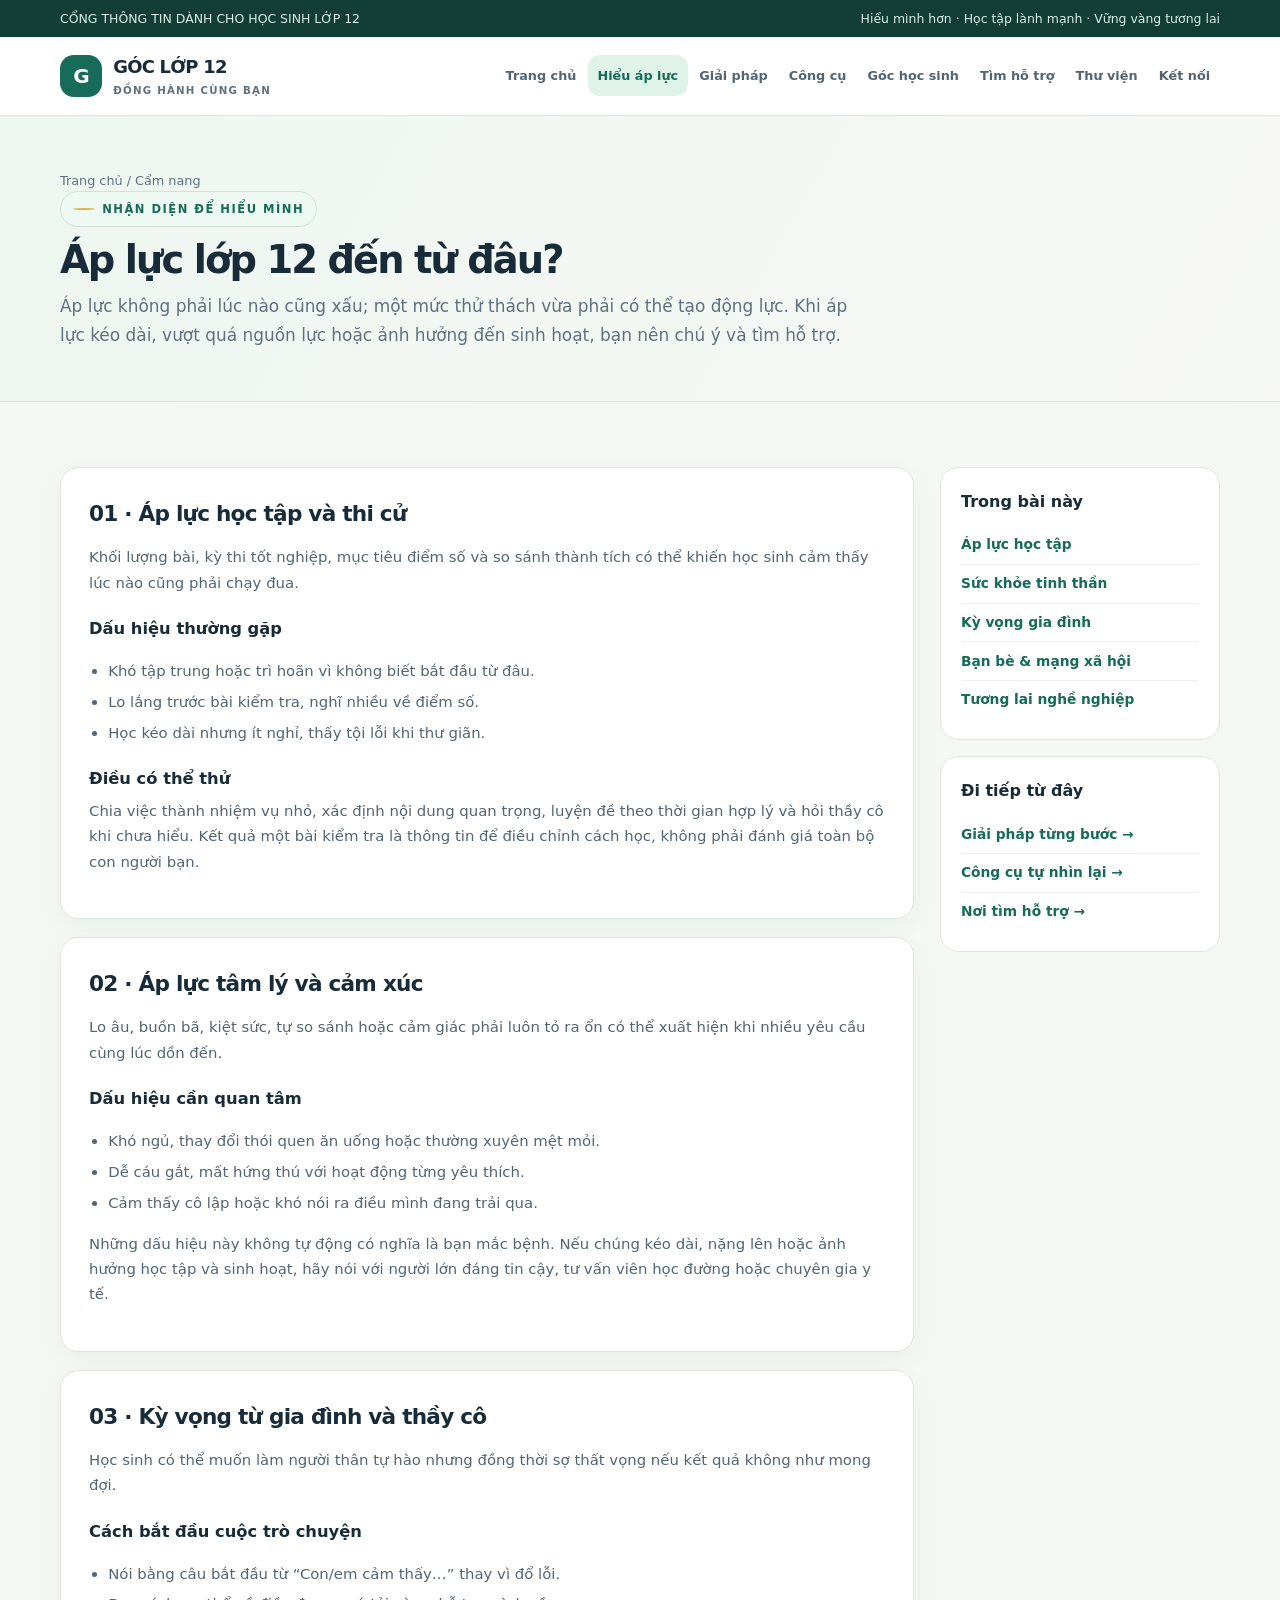
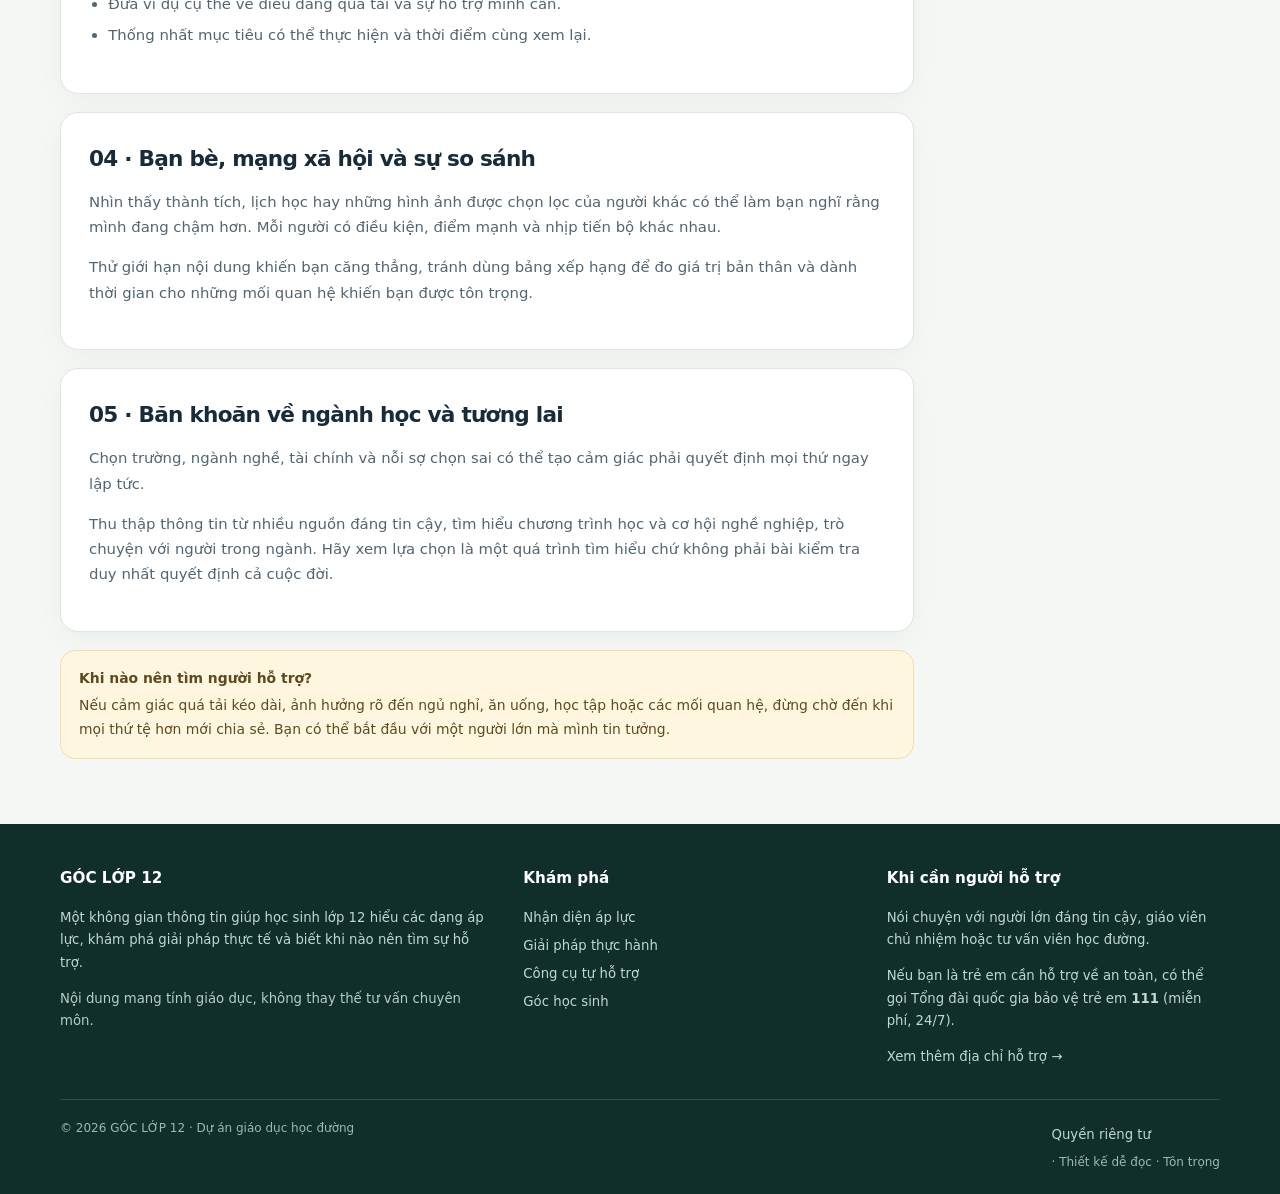
<file: ap-luc.html>
<!doctype html><html lang="vi"><head><meta charset="utf-8"><meta name="viewport" content="width=device-width,initial-scale=1"><meta name="description" content="Cổng thông tin đồng hành cùng học sinh lớp 12: áp lực học tập, sức khỏe tinh thần và định hướng tương lai."><meta name="theme-color" content="#176b59"><title>Hiểu áp lực | GÓC LỚP 12</title><link rel="stylesheet" href="assets/style.css?v=20261011-2"></head><body><a class="skip" href="#main">Bỏ qua điều hướng</a><div class="topline"><div class="wrap"><span>CỔNG THÔNG TIN DÀNH CHO HỌC SINH LỚP 12</span><span>Hiểu mình hơn · Học tập lành mạnh · Vững vàng tương lai</span></div></div><header class="header"><div class="wrap navrow"><a class="brand" href="index.html"><span class="brandmark">G</span><span>GÓC LỚP 12<small>ĐỒNG HÀNH CÙNG BẠN</small></span></a><button class="nav-toggle" aria-expanded="false" aria-label="Mở menu">☰ Menu</button><nav class="nav" aria-label="Điều hướng chính"><a href="index.html" class="">Trang chủ</a><a href="ap-luc.html" class="active">Hiểu áp lực</a><a href="giai-phap.html" class="">Giải pháp</a><a href="cong-cu.html" class="">Công cụ</a><a href="goc-hoc-sinh.html" class="">Góc học sinh</a><a href="tim-ho-tro.html" class="">Tìm hỗ trợ</a><a href="kien-thuc.html" class="">Thư viện</a><a href="dat-lich.html" class="">Kết nối</a></nav></div></header><main id="main"><section class="page-intro"><div class="wrap"><div class="crumb"><a href="index.html">Trang chủ</a> / Cẩm nang</div><span class="eyebrow">NHẬN DIỆN ĐỂ HIỂU MÌNH</span><h1>Áp lực lớp 12 đến từ đâu?</h1><p class="lead">Áp lực không phải lúc nào cũng xấu; một mức thử thách vừa phải có thể tạo động lực. Khi áp lực kéo dài, vượt quá nguồn lực hoặc ảnh hưởng đến sinh hoạt, bạn nên chú ý và tìm hỗ trợ.</p></div></section><section class="section"><div class="wrap content-layout"><div class="article-stack"><article class="article" id="hoc-tap"><h2>01 · Áp lực học tập và thi cử</h2><p>Khối lượng bài, kỳ thi tốt nghiệp, mục tiêu điểm số và so sánh thành tích có thể khiến học sinh cảm thấy lúc nào cũng phải chạy đua.</p><h3>Dấu hiệu thường gặp</h3><ul><li>Khó tập trung hoặc trì hoãn vì không biết bắt đầu từ đâu.</li><li>Lo lắng trước bài kiểm tra, nghĩ nhiều về điểm số.</li><li>Học kéo dài nhưng ít nghỉ, thấy tội lỗi khi thư giãn.</li></ul><h3>Điều có thể thử</h3><p>Chia việc thành nhiệm vụ nhỏ, xác định nội dung quan trọng, luyện đề theo thời gian hợp lý và hỏi thầy cô khi chưa hiểu. Kết quả một bài kiểm tra là thông tin để điều chỉnh cách học, không phải đánh giá toàn bộ con người bạn.</p></article><article class="article" id="tam-ly"><h2>02 · Áp lực tâm lý và cảm xúc</h2><p>Lo âu, buồn bã, kiệt sức, tự so sánh hoặc cảm giác phải luôn tỏ ra ổn có thể xuất hiện khi nhiều yêu cầu cùng lúc dồn đến.</p><h3>Dấu hiệu cần quan tâm</h3><ul><li>Khó ngủ, thay đổi thói quen ăn uống hoặc thường xuyên mệt mỏi.</li><li>Dễ cáu gắt, mất hứng thú với hoạt động từng yêu thích.</li><li>Cảm thấy cô lập hoặc khó nói ra điều mình đang trải qua.</li></ul><p>Những dấu hiệu này không tự động có nghĩa là bạn mắc bệnh. Nếu chúng kéo dài, nặng lên hoặc ảnh hưởng học tập và sinh hoạt, hãy nói với người lớn đáng tin cậy, tư vấn viên học đường hoặc chuyên gia y tế.</p></article><article class="article" id="gia-dinh"><h2>03 · Kỳ vọng từ gia đình và thầy cô</h2><p>Học sinh có thể muốn làm người thân tự hào nhưng đồng thời sợ thất vọng nếu kết quả không như mong đợi.</p><h3>Cách bắt đầu cuộc trò chuyện</h3><ul><li>Nói bằng câu bắt đầu từ “Con/em cảm thấy…” thay vì đổ lỗi.</li><li>Đưa ví dụ cụ thể về điều đang quá tải và sự hỗ trợ mình cần.</li><li>Thống nhất mục tiêu có thể thực hiện và thời điểm cùng xem lại.</li></ul></article><article class="article" id="ban-be"><h2>04 · Bạn bè, mạng xã hội và sự so sánh</h2><p>Nhìn thấy thành tích, lịch học hay những hình ảnh được chọn lọc của người khác có thể làm bạn nghĩ rằng mình đang chậm hơn. Mỗi người có điều kiện, điểm mạnh và nhịp tiến bộ khác nhau.</p><p>Thử giới hạn nội dung khiến bạn căng thẳng, tránh dùng bảng xếp hạng để đo giá trị bản thân và dành thời gian cho những mối quan hệ khiến bạn được tôn trọng.</p></article><article class="article" id="tuong-lai"><h2>05 · Băn khoăn về ngành học và tương lai</h2><p>Chọn trường, ngành nghề, tài chính và nỗi sợ chọn sai có thể tạo cảm giác phải quyết định mọi thứ ngay lập tức.</p><p>Thu thập thông tin từ nhiều nguồn đáng tin cậy, tìm hiểu chương trình học và cơ hội nghề nghiệp, trò chuyện với người trong ngành. Hãy xem lựa chọn là một quá trình tìm hiểu chứ không phải bài kiểm tra duy nhất quyết định cả cuộc đời.</p></article><div class="notice"><strong>Khi nào nên tìm người hỗ trợ?</strong>Nếu cảm giác quá tải kéo dài, ảnh hưởng rõ đến ngủ nghỉ, ăn uống, học tập hoặc các mối quan hệ, đừng chờ đến khi mọi thứ tệ hơn mới chia sẻ. Bạn có thể bắt đầu với một người lớn mà mình tin tưởng.</div></div><aside class="sidebar"><div class="sidebox"><h3>Trong bài này</h3><a href="#hoc-tap">Áp lực học tập</a><a href="#tam-ly">Sức khỏe tinh thần</a><a href="#gia-dinh">Kỳ vọng gia đình</a><a href="#ban-be">Bạn bè & mạng xã hội</a><a href="#tuong-lai">Tương lai nghề nghiệp</a></div><div class="sidebox"><h3>Đi tiếp từ đây</h3><a href="giai-phap.html">Giải pháp từng bước →</a><a href="cong-cu.html">Công cụ tự nhìn lại →</a><a href="tim-ho-tro.html">Nơi tìm hỗ trợ →</a></div></aside></div></section></main><footer class="footer"><div class="wrap"><div class="footer-grid"><div><h3>GÓC LỚP 12</h3><p>Một không gian thông tin giúp học sinh lớp 12 hiểu các dạng áp lực, khám phá giải pháp thực tế và biết khi nào nên tìm sự hỗ trợ.</p><p class="smallprint" style="color:#b5cec3">Nội dung mang tính giáo dục, không thay thế tư vấn chuyên môn.</p></div><div><h3>Khám phá</h3><a href="ap-luc.html">Nhận diện áp lực</a><a href="giai-phap.html">Giải pháp thực hành</a><a href="cong-cu.html">Công cụ tự hỗ trợ</a><a href="goc-hoc-sinh.html">Góc học sinh</a></div><div><h3>Khi cần người hỗ trợ</h3><p>Nói chuyện với người lớn đáng tin cậy, giáo viên chủ nhiệm hoặc tư vấn viên học đường.</p><p>Nếu bạn là trẻ em cần hỗ trợ về an toàn, có thể gọi Tổng đài quốc gia bảo vệ trẻ em <strong>111</strong> (miễn phí, 24/7).</p><a href="tim-ho-tro.html">Xem thêm địa chỉ hỗ trợ →</a></div></div><div class="footer-bottom"><span>© <span data-year></span> GÓC LỚP 12 · Dự án giáo dục học đường</span><span><a href="quyen-rieng-tu.html">Quyền riêng tư</a> · Thiết kế dễ đọc · Tôn trọng</span></div></div></footer><script src="assets/app.js?v=20261011-2"></script></body></html>
</file>
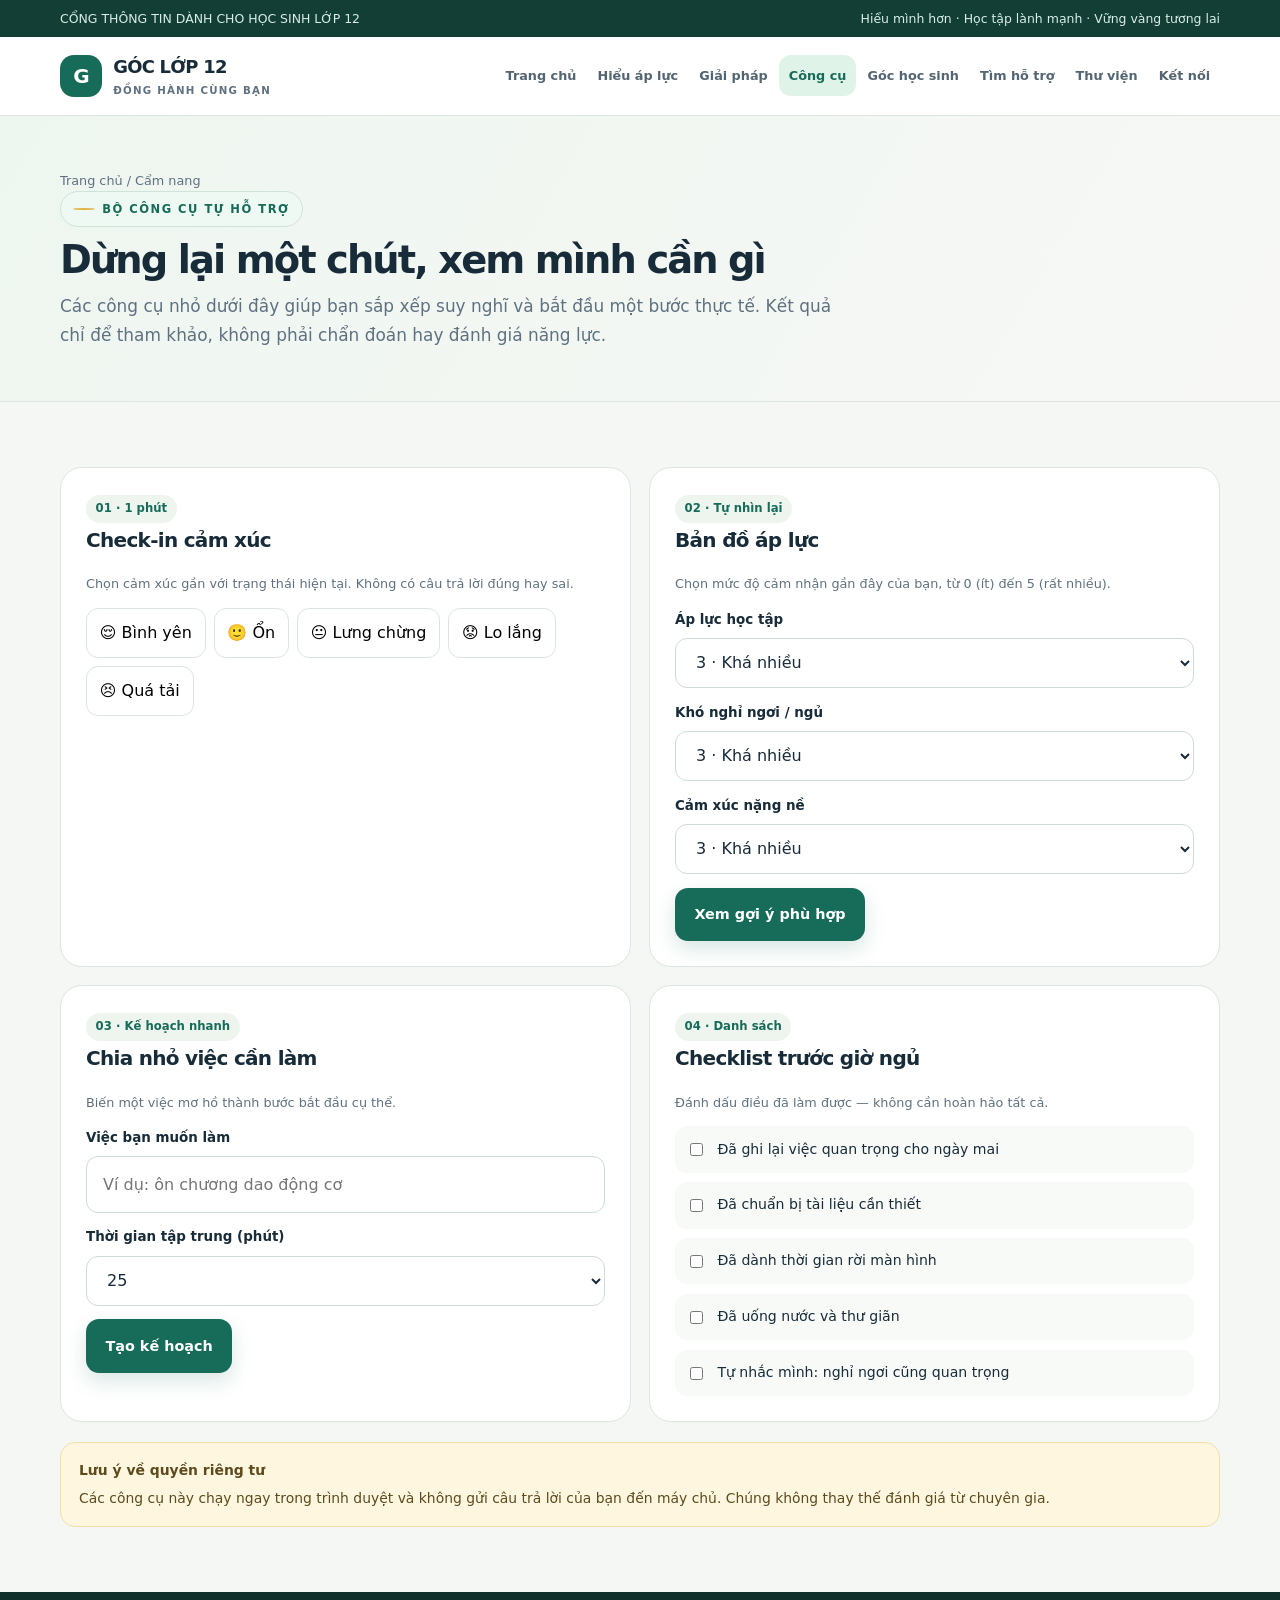
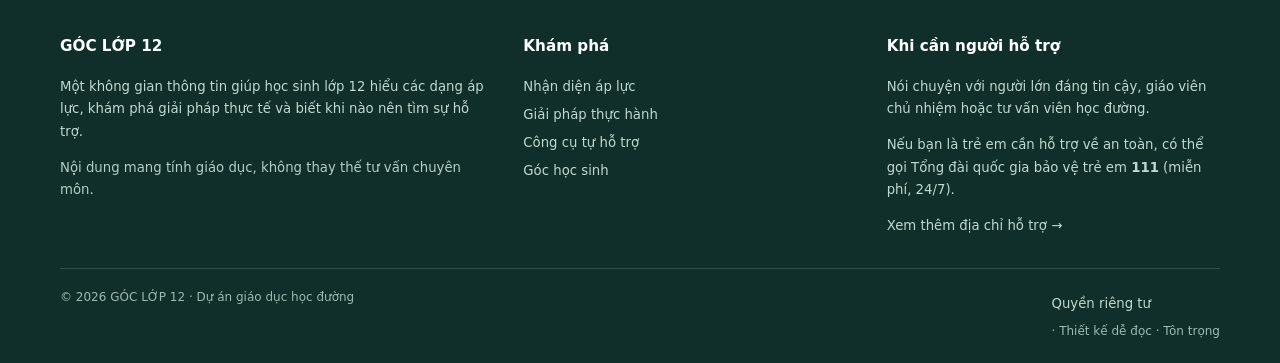
<file: cong-cu.html>
<!doctype html><html lang="vi"><head><meta charset="utf-8"><meta name="viewport" content="width=device-width,initial-scale=1"><meta name="description" content="Cổng thông tin đồng hành cùng học sinh lớp 12: áp lực học tập, sức khỏe tinh thần và định hướng tương lai."><meta name="theme-color" content="#176b59"><title>Công cụ | GÓC LỚP 12</title><link rel="stylesheet" href="assets/style.css?v=20261011-2"></head><body><a class="skip" href="#main">Bỏ qua điều hướng</a><div class="topline"><div class="wrap"><span>CỔNG THÔNG TIN DÀNH CHO HỌC SINH LỚP 12</span><span>Hiểu mình hơn · Học tập lành mạnh · Vững vàng tương lai</span></div></div><header class="header"><div class="wrap navrow"><a class="brand" href="index.html"><span class="brandmark">G</span><span>GÓC LỚP 12<small>ĐỒNG HÀNH CÙNG BẠN</small></span></a><button class="nav-toggle" aria-expanded="false" aria-label="Mở menu">☰ Menu</button><nav class="nav" aria-label="Điều hướng chính"><a href="index.html" class="">Trang chủ</a><a href="ap-luc.html" class="">Hiểu áp lực</a><a href="giai-phap.html" class="">Giải pháp</a><a href="cong-cu.html" class="active">Công cụ</a><a href="goc-hoc-sinh.html" class="">Góc học sinh</a><a href="tim-ho-tro.html" class="">Tìm hỗ trợ</a><a href="kien-thuc.html" class="">Thư viện</a><a href="dat-lich.html" class="">Kết nối</a></nav></div></header><main id="main"><section class="page-intro"><div class="wrap"><div class="crumb"><a href="index.html">Trang chủ</a> / Cẩm nang</div><span class="eyebrow">BỘ CÔNG CỤ TỰ HỖ TRỢ</span><h1>Dừng lại một chút, xem mình cần gì</h1><p class="lead">Các công cụ nhỏ dưới đây giúp bạn sắp xếp suy nghĩ và bắt đầu một bước thực tế. Kết quả chỉ để tham khảo, không phải chẩn đoán hay đánh giá năng lực.</p></div></section><section class="section"><div class="wrap"><div class="tool-grid"><section class="tool-panel"><span class="pill">01 · 1 phút</span><h2>Check-in cảm xúc</h2><p class="smallprint">Chọn cảm xúc gần với trạng thái hiện tại. Không có câu trả lời đúng hay sai.</p><div class="mood-options"><button type="button" data-mood="😌">😌 Bình yên</button><button type="button" data-mood="🙂">🙂 Ổn</button><button type="button" data-mood="😐">😐 Lưng chừng</button><button type="button" data-mood="😟">😟 Lo lắng</button><button type="button" data-mood="😣">😣 Quá tải</button></div><div id="mood-result" class="result" aria-live="polite"></div></section><section class="tool-panel"><span class="pill">02 · Tự nhìn lại</span><h2>Bản đồ áp lực</h2><p class="smallprint">Chọn mức độ cảm nhận gần đây của bạn, từ 0 (ít) đến 5 (rất nhiều).</p><form id="stress-form"><div class="field"><label for="stress-study">Áp lực học tập</label><select id="stress-study"><option value="0">0 · Hầu như không</option><option value="1">1 · Nhẹ</option><option value="2">2 · Có chút</option><option value="3" selected>3 · Khá nhiều</option><option value="4">4 · Rất nhiều</option><option value="5">5 · Quá tải</option></select></div><div class="field"><label for="stress-sleep">Khó nghỉ ngơi / ngủ</label><select id="stress-sleep"><option value="0">0 · Hầu như không</option><option value="1">1 · Nhẹ</option><option value="2">2 · Có chút</option><option value="3" selected>3 · Khá nhiều</option><option value="4">4 · Rất nhiều</option><option value="5">5 · Quá tải</option></select></div><div class="field"><label for="stress-mood">Cảm xúc nặng nề</label><select id="stress-mood"><option value="0">0 · Hầu như không</option><option value="1">1 · Nhẹ</option><option value="2">2 · Có chút</option><option value="3" selected>3 · Khá nhiều</option><option value="4">4 · Rất nhiều</option><option value="5">5 · Quá tải</option></select></div><button class="btn btn-primary" type="submit">Xem gợi ý phù hợp</button></form><div id="stress-result" class="result" aria-live="polite"></div></section><section class="tool-panel"><span class="pill">03 · Kế hoạch nhanh</span><h2>Chia nhỏ việc cần làm</h2><p class="smallprint">Biến một việc mơ hồ thành bước bắt đầu cụ thể.</p><form id="plan-form"><div class="field"><label for="plan-task">Việc bạn muốn làm</label><input id="plan-task" required maxlength="120" placeholder="Ví dụ: ôn chương dao động cơ"></div><div class="field"><label for="plan-mins">Thời gian tập trung (phút)</label><select id="plan-mins"><option>10</option><option selected>25</option><option>35</option><option>40</option></select></div><button class="btn btn-primary" type="submit">Tạo kế hoạch</button></form><div id="plan-result" class="result" aria-live="polite"></div></section><section class="tool-panel"><span class="pill">04 · Danh sách</span><h2>Checklist trước giờ ngủ</h2><p class="smallprint">Đánh dấu điều đã làm được — không cần hoàn hảo tất cả.</p><div class="checklist"><label class="checkrow"><input type="checkbox"> Đã ghi lại việc quan trọng cho ngày mai</label><label class="checkrow"><input type="checkbox"> Đã chuẩn bị tài liệu cần thiết</label><label class="checkrow"><input type="checkbox"> Đã dành thời gian rời màn hình</label><label class="checkrow"><input type="checkbox"> Đã uống nước và thư giãn</label><label class="checkrow"><input type="checkbox"> Tự nhắc mình: nghỉ ngơi cũng quan trọng</label></div></section></div><div class="notice" style="margin-top:20px"><strong>Lưu ý về quyền riêng tư</strong>Các công cụ này chạy ngay trong trình duyệt và không gửi câu trả lời của bạn đến máy chủ. Chúng không thay thế đánh giá từ chuyên gia.</div></div></section></main><footer class="footer"><div class="wrap"><div class="footer-grid"><div><h3>GÓC LỚP 12</h3><p>Một không gian thông tin giúp học sinh lớp 12 hiểu các dạng áp lực, khám phá giải pháp thực tế và biết khi nào nên tìm sự hỗ trợ.</p><p class="smallprint" style="color:#b5cec3">Nội dung mang tính giáo dục, không thay thế tư vấn chuyên môn.</p></div><div><h3>Khám phá</h3><a href="ap-luc.html">Nhận diện áp lực</a><a href="giai-phap.html">Giải pháp thực hành</a><a href="cong-cu.html">Công cụ tự hỗ trợ</a><a href="goc-hoc-sinh.html">Góc học sinh</a></div><div><h3>Khi cần người hỗ trợ</h3><p>Nói chuyện với người lớn đáng tin cậy, giáo viên chủ nhiệm hoặc tư vấn viên học đường.</p><p>Nếu bạn là trẻ em cần hỗ trợ về an toàn, có thể gọi Tổng đài quốc gia bảo vệ trẻ em <strong>111</strong> (miễn phí, 24/7).</p><a href="tim-ho-tro.html">Xem thêm địa chỉ hỗ trợ →</a></div></div><div class="footer-bottom"><span>© <span data-year></span> GÓC LỚP 12 · Dự án giáo dục học đường</span><span><a href="quyen-rieng-tu.html">Quyền riêng tư</a> · Thiết kế dễ đọc · Tôn trọng</span></div></div></footer><script src="assets/app.js?v=20261011-2"></script></body></html>
</file>
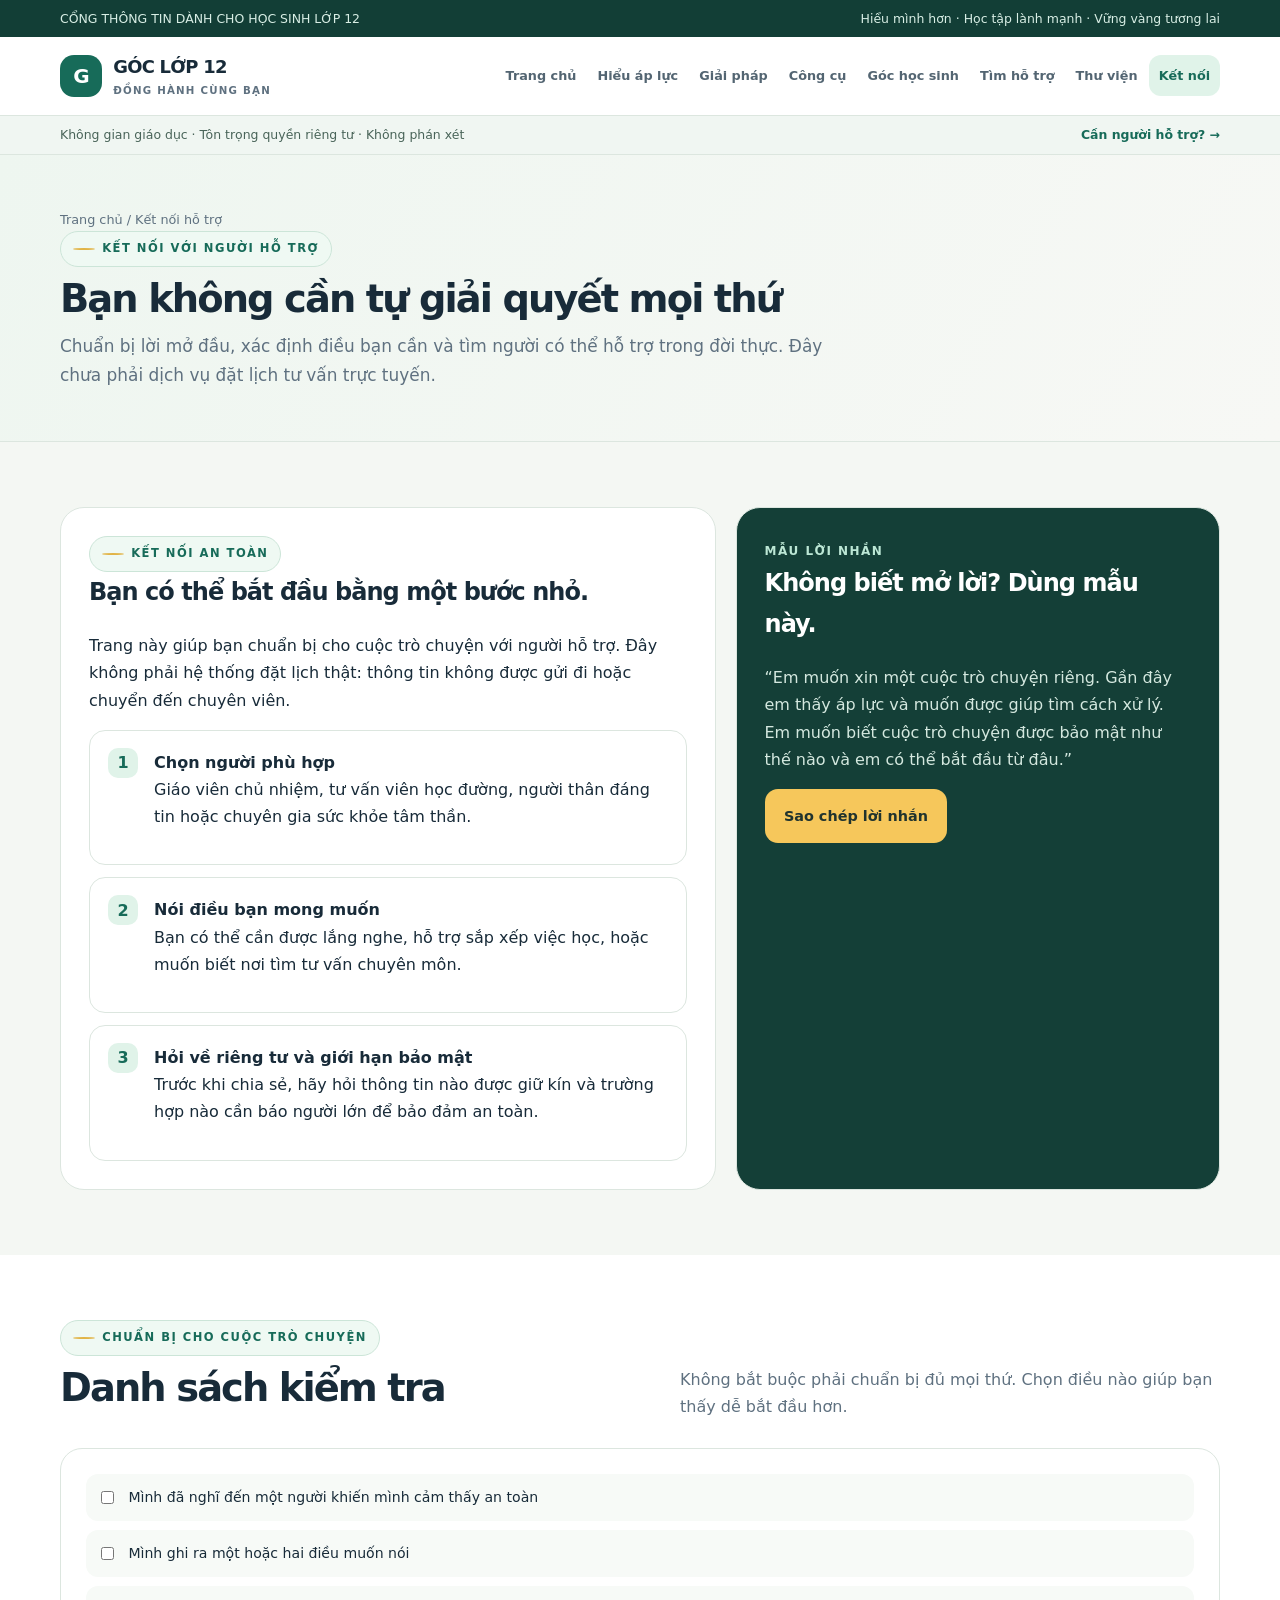
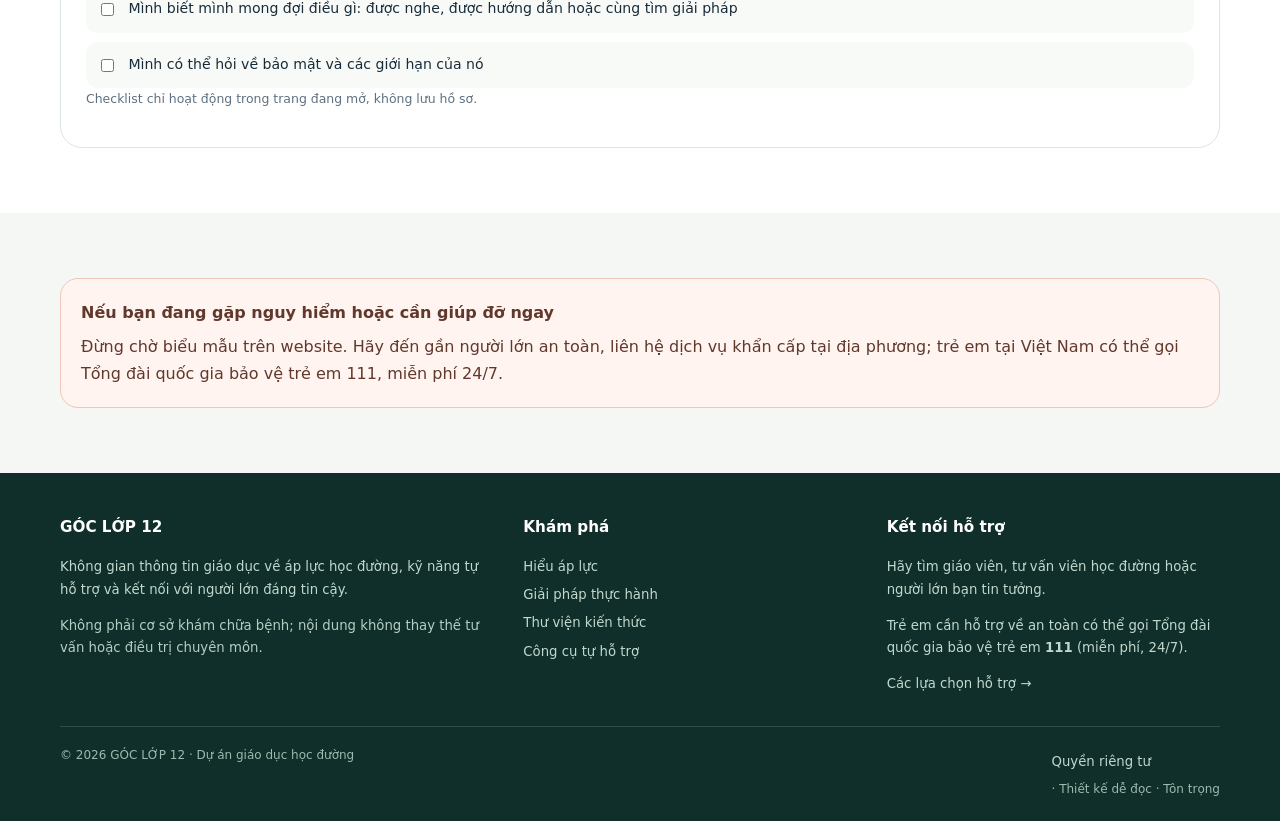
<file: dat-lich.html>
<!doctype html><html lang="vi"><head><meta charset="utf-8"><meta name="viewport" content="width=device-width,initial-scale=1"><meta name="description" content="Chuẩn bị trò chuyện với giáo viên, tư vấn viên học đường hoặc người lớn đáng tin cậy."><meta name="theme-color" content="#176b59"><title>Kết nối hỗ trợ | GÓC LỚP 12</title><link rel="stylesheet" href="assets/style.css?v=20261011-2"></head><body><a class="skip" href="#main">Bỏ qua điều hướng</a><div class="topline"><div class="wrap"><span>CỔNG THÔNG TIN DÀNH CHO HỌC SINH LỚP 12</span><span>Hiểu mình hơn · Học tập lành mạnh · Vững vàng tương lai</span></div></div><header class="header"><div class="wrap navrow"><a class="brand" href="index.html"><span class="brandmark">G</span><span>GÓC LỚP 12<small>ĐỒNG HÀNH CÙNG BẠN</small></span></a><button class="nav-toggle" aria-expanded="false" aria-label="Mở menu">☰ Menu</button><nav class="nav" aria-label="Điều hướng chính"><a href="index.html" class="">Trang chủ</a><a href="ap-luc.html" class="">Hiểu áp lực</a><a href="giai-phap.html" class="">Giải pháp</a><a href="cong-cu.html" class="">Công cụ</a><a href="goc-hoc-sinh.html" class="">Góc học sinh</a><a href="tim-ho-tro.html" class="">Tìm hỗ trợ</a><a href="kien-thuc.html" class="">Thư viện</a><a href="dat-lich.html" class="active">Kết nối</a></nav></div></header><div class="utilitybar"><div class="wrap"><span>Không gian giáo dục · Tôn trọng quyền riêng tư · Không phán xét</span><a href="tim-ho-tro.html">Cần người hỗ trợ? →</a></div></div><main id="main"><section class="page-intro"><div class="wrap"><div class="crumb"><a href="index.html">Trang chủ</a> / Kết nối hỗ trợ</div><span class="eyebrow">KẾT NỐI VỚI NGƯỜI HỖ TRỢ</span><h1>Bạn không cần tự giải quyết mọi thứ</h1><p class="lead">Chuẩn bị lời mở đầu, xác định điều bạn cần và tìm người có thể hỗ trợ trong đời thực. Đây chưa phải dịch vụ đặt lịch tư vấn trực tuyến.</p></div></section><section class="section"><div class="wrap"><div class="feature-grid"><article class="feature-panel"><span class="eyebrow">KẾT NỐI AN TOÀN</span><h2>Bạn có thể bắt đầu bằng một bước nhỏ.</h2><p>Trang này giúp bạn chuẩn bị cho cuộc trò chuyện với người hỗ trợ. Đây không phải hệ thống đặt lịch thật: thông tin không được gửi đi hoặc chuyển đến chuyên viên.</p><div class="step-list"><div class="step-item"><strong>Chọn người phù hợp</strong><p>Giáo viên chủ nhiệm, tư vấn viên học đường, người thân đáng tin hoặc chuyên gia sức khỏe tâm thần.</p></div><div class="step-item"><strong>Nói điều bạn mong muốn</strong><p>Bạn có thể cần được lắng nghe, hỗ trợ sắp xếp việc học, hoặc muốn biết nơi tìm tư vấn chuyên môn.</p></div><div class="step-item"><strong>Hỏi về riêng tư và giới hạn bảo mật</strong><p>Trước khi chia sẻ, hãy hỏi thông tin nào được giữ kín và trường hợp nào cần báo người lớn để bảo đảm an toàn.</p></div></div></article><article class="feature-panel dark"><span class="kicker" style="color:#bce7d5">MẪU LỜI NHẮN</span><h2>Không biết mở lời? Dùng mẫu này.</h2><p>“Em muốn xin một cuộc trò chuyện riêng. Gần đây em thấy áp lực và muốn được giúp tìm cách xử lý. Em muốn biết cuộc trò chuyện được bảo mật như thế nào và em có thể bắt đầu từ đâu.”</p><button class="btn" type="button" style="background:#f6c75b;color:#20332e" id="copy-template">Sao chép lời nhắn</button><p id="copy-status" class="smallprint" aria-live="polite" style="color:#d3e8de;margin-top:10px"></p></article></div></div></section><section class="section section-white"><div class="wrap"><div class="section-head"><div><span class="eyebrow">CHUẨN BỊ CHO CUỘC TRÒ CHUYỆN</span><h2>Danh sách kiểm tra</h2></div><p>Không bắt buộc phải chuẩn bị đủ mọi thứ. Chọn điều nào giúp bạn thấy dễ bắt đầu hơn.</p></div><div class="tool-panel"><div class="checklist"><label class="checkrow"><input type="checkbox"> Mình đã nghĩ đến một người khiến mình cảm thấy an toàn</label><label class="checkrow"><input type="checkbox"> Mình ghi ra một hoặc hai điều muốn nói</label><label class="checkrow"><input type="checkbox"> Mình biết mình mong đợi điều gì: được nghe, được hướng dẫn hoặc cùng tìm giải pháp</label><label class="checkrow"><input type="checkbox"> Mình có thể hỏi về bảo mật và các giới hạn của nó</label></div><p class="form-note">Checklist chỉ hoạt động trong trang đang mở, không lưu hồ sơ.</p></div></div></section><section class="section"><div class="wrap"><div class="callout-safe"><strong>Nếu bạn đang gặp nguy hiểm hoặc cần giúp đỡ ngay</strong>Đừng chờ biểu mẫu trên website. Hãy đến gần người lớn an toàn, liên hệ dịch vụ khẩn cấp tại địa phương; trẻ em tại Việt Nam có thể gọi Tổng đài quốc gia bảo vệ trẻ em 111, miễn phí 24/7.</div></div></section></main><footer class="footer"><div class="wrap"><div class="footer-grid"><div><h3>GÓC LỚP 12</h3><p>Không gian thông tin giáo dục về áp lực học đường, kỹ năng tự hỗ trợ và kết nối với người lớn đáng tin cậy.</p><p class="smallprint" style="color:#b5cec3">Không phải cơ sở khám chữa bệnh; nội dung không thay thế tư vấn hoặc điều trị chuyên môn.</p></div><div><h3>Khám phá</h3><a href="ap-luc.html">Hiểu áp lực</a><a href="giai-phap.html">Giải pháp thực hành</a><a href="kien-thuc.html">Thư viện kiến thức</a><a href="cong-cu.html">Công cụ tự hỗ trợ</a></div><div><h3>Kết nối hỗ trợ</h3><p>Hãy tìm giáo viên, tư vấn viên học đường hoặc người lớn bạn tin tưởng.</p><p>Trẻ em cần hỗ trợ về an toàn có thể gọi Tổng đài quốc gia bảo vệ trẻ em <strong>111</strong> (miễn phí, 24/7).</p><a href="tim-ho-tro.html">Các lựa chọn hỗ trợ →</a></div></div><div class="footer-bottom"><span>© <span data-year></span> GÓC LỚP 12 · Dự án giáo dục học đường</span><span><a href="quyen-rieng-tu.html">Quyền riêng tư</a> · Thiết kế dễ đọc · Tôn trọng</span></div></div></footer><script src="assets/app.js?v=20261011-2"></script></body></html>
</file>
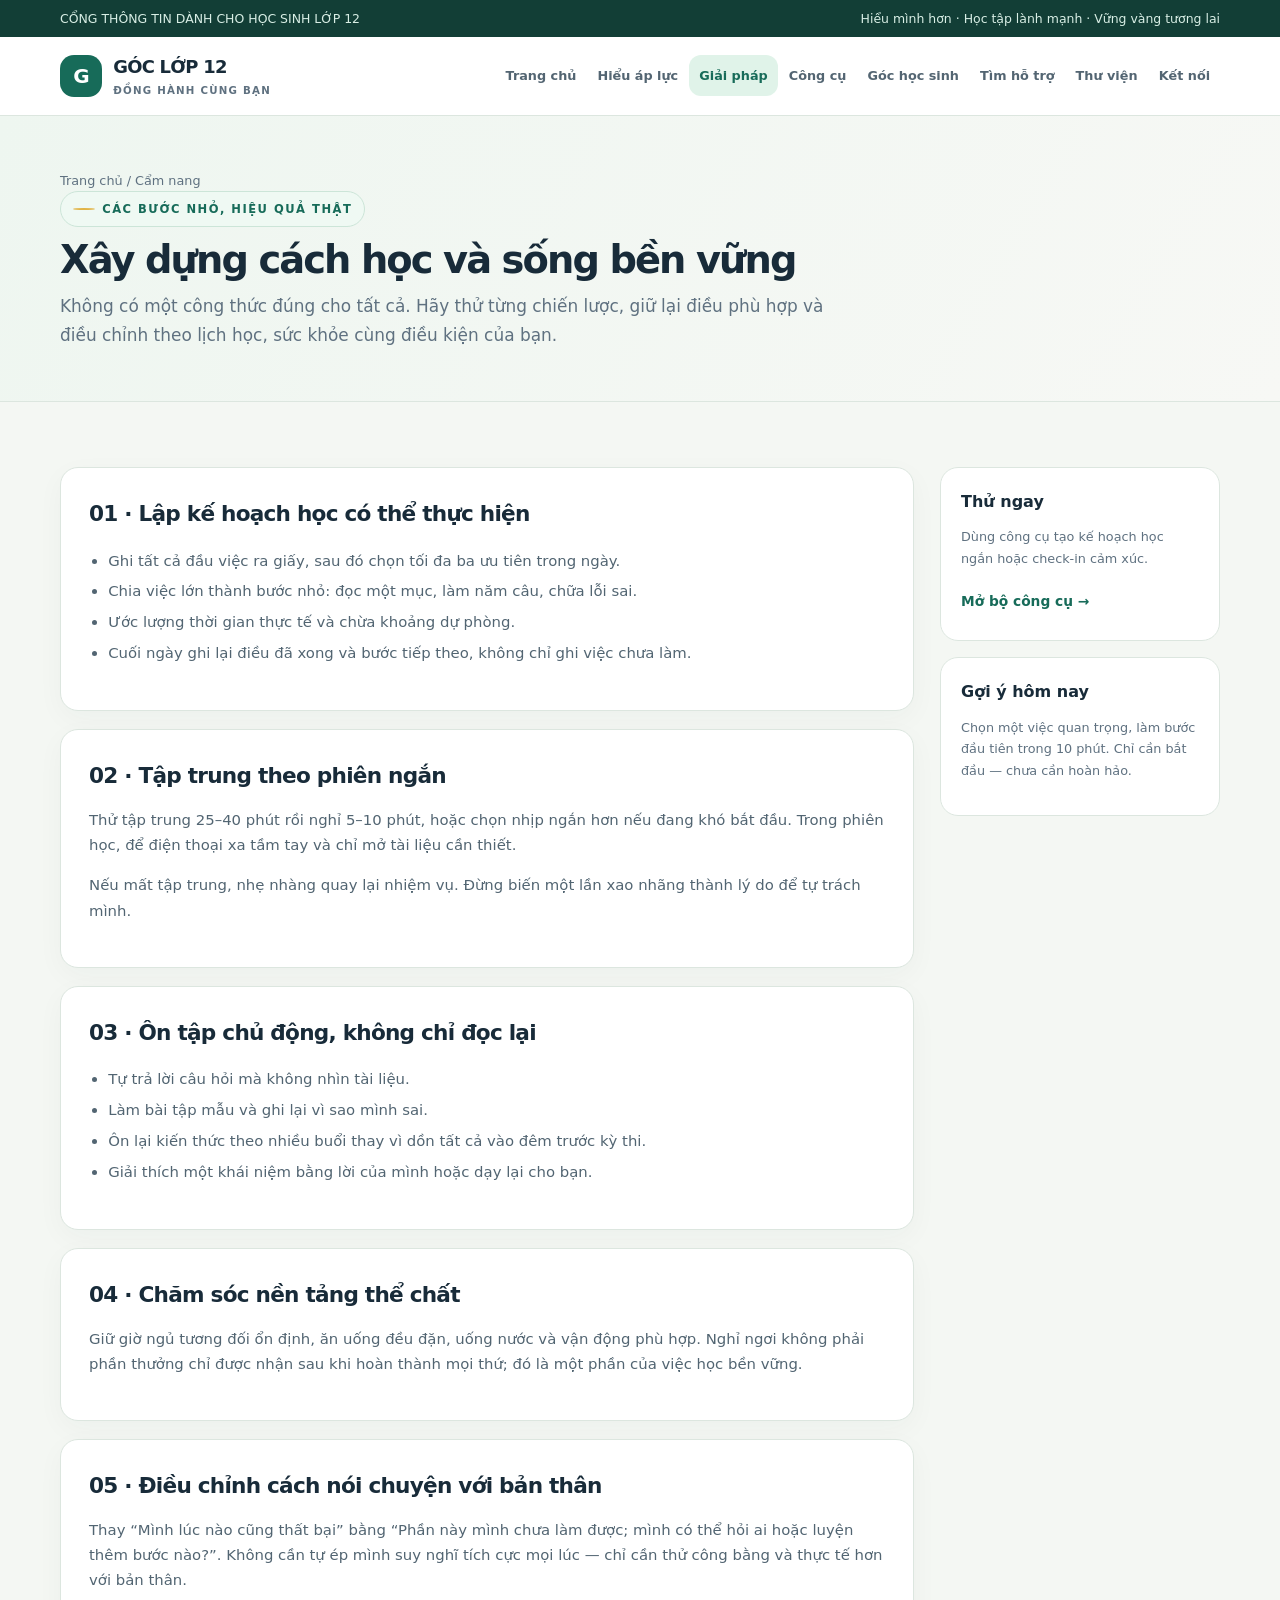
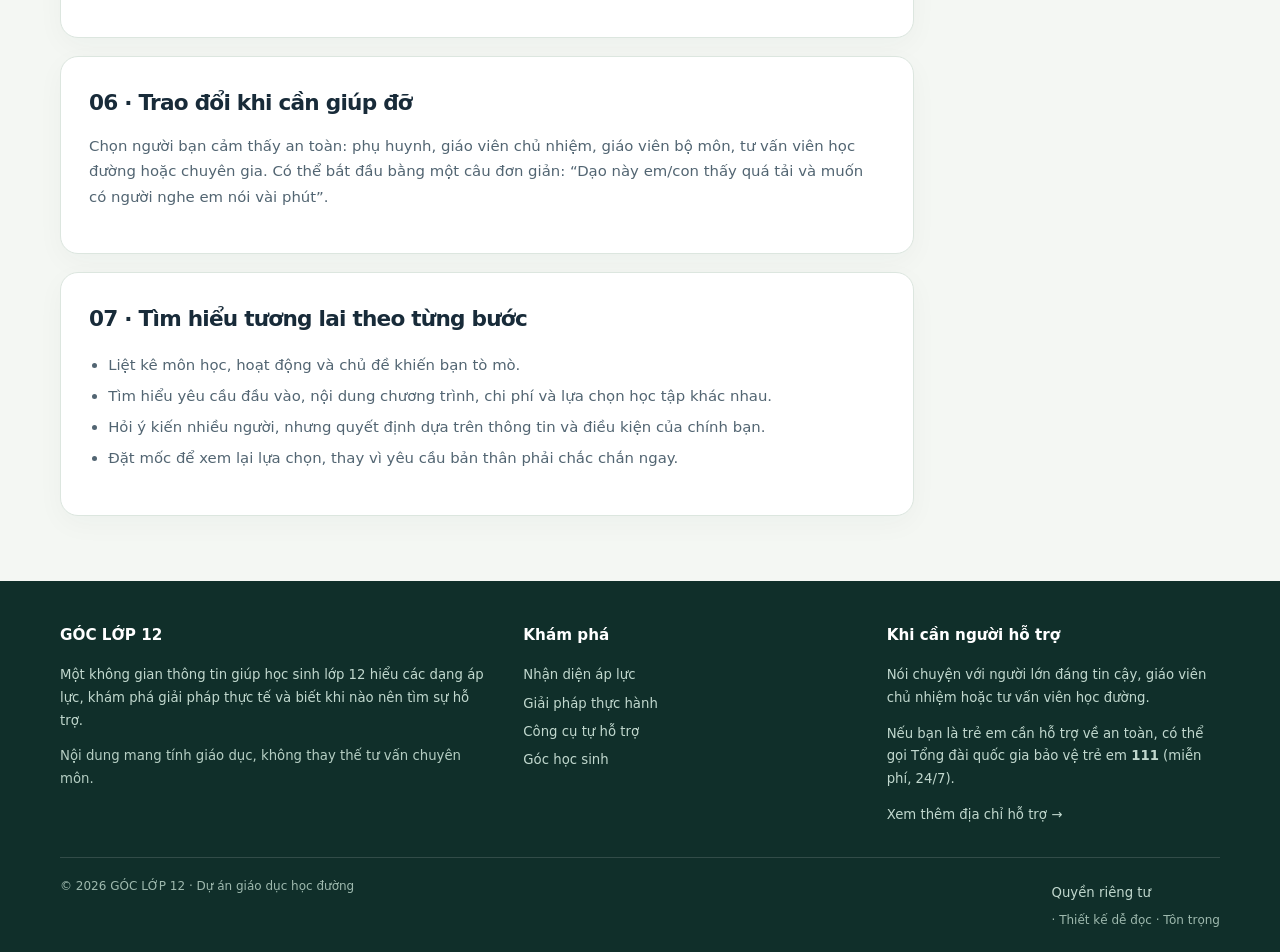
<file: giai-phap.html>
<!doctype html><html lang="vi"><head><meta charset="utf-8"><meta name="viewport" content="width=device-width,initial-scale=1"><meta name="description" content="Cổng thông tin đồng hành cùng học sinh lớp 12: áp lực học tập, sức khỏe tinh thần và định hướng tương lai."><meta name="theme-color" content="#176b59"><title>Giải pháp | GÓC LỚP 12</title><link rel="stylesheet" href="assets/style.css?v=20261011-2"></head><body><a class="skip" href="#main">Bỏ qua điều hướng</a><div class="topline"><div class="wrap"><span>CỔNG THÔNG TIN DÀNH CHO HỌC SINH LỚP 12</span><span>Hiểu mình hơn · Học tập lành mạnh · Vững vàng tương lai</span></div></div><header class="header"><div class="wrap navrow"><a class="brand" href="index.html"><span class="brandmark">G</span><span>GÓC LỚP 12<small>ĐỒNG HÀNH CÙNG BẠN</small></span></a><button class="nav-toggle" aria-expanded="false" aria-label="Mở menu">☰ Menu</button><nav class="nav" aria-label="Điều hướng chính"><a href="index.html" class="">Trang chủ</a><a href="ap-luc.html" class="">Hiểu áp lực</a><a href="giai-phap.html" class="active">Giải pháp</a><a href="cong-cu.html" class="">Công cụ</a><a href="goc-hoc-sinh.html" class="">Góc học sinh</a><a href="tim-ho-tro.html" class="">Tìm hỗ trợ</a><a href="kien-thuc.html" class="">Thư viện</a><a href="dat-lich.html" class="">Kết nối</a></nav></div></header><main id="main"><section class="page-intro"><div class="wrap"><div class="crumb"><a href="index.html">Trang chủ</a> / Cẩm nang</div><span class="eyebrow">CÁC BƯỚC NHỎ, HIỆU QUẢ THẬT</span><h1>Xây dựng cách học và sống bền vững</h1><p class="lead">Không có một công thức đúng cho tất cả. Hãy thử từng chiến lược, giữ lại điều phù hợp và điều chỉnh theo lịch học, sức khỏe cùng điều kiện của bạn.</p></div></section><section class="section"><div class="wrap content-layout"><div class="article-stack"><article class="article" id="ke-hoach"><h2>01 · Lập kế hoạch học có thể thực hiện</h2><ul><li>Ghi tất cả đầu việc ra giấy, sau đó chọn tối đa ba ưu tiên trong ngày.</li><li>Chia việc lớn thành bước nhỏ: đọc một mục, làm năm câu, chữa lỗi sai.</li><li>Ước lượng thời gian thực tế và chừa khoảng dự phòng.</li><li>Cuối ngày ghi lại điều đã xong và bước tiếp theo, không chỉ ghi việc chưa làm.</li></ul></article><article class="article" id="tap-trung"><h2>02 · Tập trung theo phiên ngắn</h2><p>Thử tập trung 25–40 phút rồi nghỉ 5–10 phút, hoặc chọn nhịp ngắn hơn nếu đang khó bắt đầu. Trong phiên học, để điện thoại xa tầm tay và chỉ mở tài liệu cần thiết.</p><p>Nếu mất tập trung, nhẹ nhàng quay lại nhiệm vụ. Đừng biến một lần xao nhãng thành lý do để tự trách mình.</p></article><article class="article"><h2>03 · Ôn tập chủ động, không chỉ đọc lại</h2><ul><li>Tự trả lời câu hỏi mà không nhìn tài liệu.</li><li>Làm bài tập mẫu và ghi lại vì sao mình sai.</li><li>Ôn lại kiến thức theo nhiều buổi thay vì dồn tất cả vào đêm trước kỳ thi.</li><li>Giải thích một khái niệm bằng lời của mình hoặc dạy lại cho bạn.</li></ul></article><article class="article"><h2>04 · Chăm sóc nền tảng thể chất</h2><p>Giữ giờ ngủ tương đối ổn định, ăn uống đều đặn, uống nước và vận động phù hợp. Nghỉ ngơi không phải phần thưởng chỉ được nhận sau khi hoàn thành mọi thứ; đó là một phần của việc học bền vững.</p></article><article class="article"><h2>05 · Điều chỉnh cách nói chuyện với bản thân</h2><p>Thay “Mình lúc nào cũng thất bại” bằng “Phần này mình chưa làm được; mình có thể hỏi ai hoặc luyện thêm bước nào?”. Không cần tự ép mình suy nghĩ tích cực mọi lúc — chỉ cần thử công bằng và thực tế hơn với bản thân.</p></article><article class="article"><h2>06 · Trao đổi khi cần giúp đỡ</h2><p>Chọn người bạn cảm thấy an toàn: phụ huynh, giáo viên chủ nhiệm, giáo viên bộ môn, tư vấn viên học đường hoặc chuyên gia. Có thể bắt đầu bằng một câu đơn giản: “Dạo này em/con thấy quá tải và muốn có người nghe em nói vài phút”.</p></article><article class="article" id="tuong-lai"><h2>07 · Tìm hiểu tương lai theo từng bước</h2><ul><li>Liệt kê môn học, hoạt động và chủ đề khiến bạn tò mò.</li><li>Tìm hiểu yêu cầu đầu vào, nội dung chương trình, chi phí và lựa chọn học tập khác nhau.</li><li>Hỏi ý kiến nhiều người, nhưng quyết định dựa trên thông tin và điều kiện của chính bạn.</li><li>Đặt mốc để xem lại lựa chọn, thay vì yêu cầu bản thân phải chắc chắn ngay.</li></ul></article></div><aside class="sidebar"><div class="sidebox"><h3>Thử ngay</h3><p class="smallprint">Dùng công cụ tạo kế hoạch học ngắn hoặc check-in cảm xúc.</p><a href="cong-cu.html">Mở bộ công cụ →</a></div><div class="sidebox"><h3>Gợi ý hôm nay</h3><p class="smallprint">Chọn một việc quan trọng, làm bước đầu tiên trong 10 phút. Chỉ cần bắt đầu — chưa cần hoàn hảo.</p></div></aside></div></section></main><footer class="footer"><div class="wrap"><div class="footer-grid"><div><h3>GÓC LỚP 12</h3><p>Một không gian thông tin giúp học sinh lớp 12 hiểu các dạng áp lực, khám phá giải pháp thực tế và biết khi nào nên tìm sự hỗ trợ.</p><p class="smallprint" style="color:#b5cec3">Nội dung mang tính giáo dục, không thay thế tư vấn chuyên môn.</p></div><div><h3>Khám phá</h3><a href="ap-luc.html">Nhận diện áp lực</a><a href="giai-phap.html">Giải pháp thực hành</a><a href="cong-cu.html">Công cụ tự hỗ trợ</a><a href="goc-hoc-sinh.html">Góc học sinh</a></div><div><h3>Khi cần người hỗ trợ</h3><p>Nói chuyện với người lớn đáng tin cậy, giáo viên chủ nhiệm hoặc tư vấn viên học đường.</p><p>Nếu bạn là trẻ em cần hỗ trợ về an toàn, có thể gọi Tổng đài quốc gia bảo vệ trẻ em <strong>111</strong> (miễn phí, 24/7).</p><a href="tim-ho-tro.html">Xem thêm địa chỉ hỗ trợ →</a></div></div><div class="footer-bottom"><span>© <span data-year></span> GÓC LỚP 12 · Dự án giáo dục học đường</span><span><a href="quyen-rieng-tu.html">Quyền riêng tư</a> · Thiết kế dễ đọc · Tôn trọng</span></div></div></footer><script src="assets/app.js?v=20261011-2"></script></body></html>
</file>
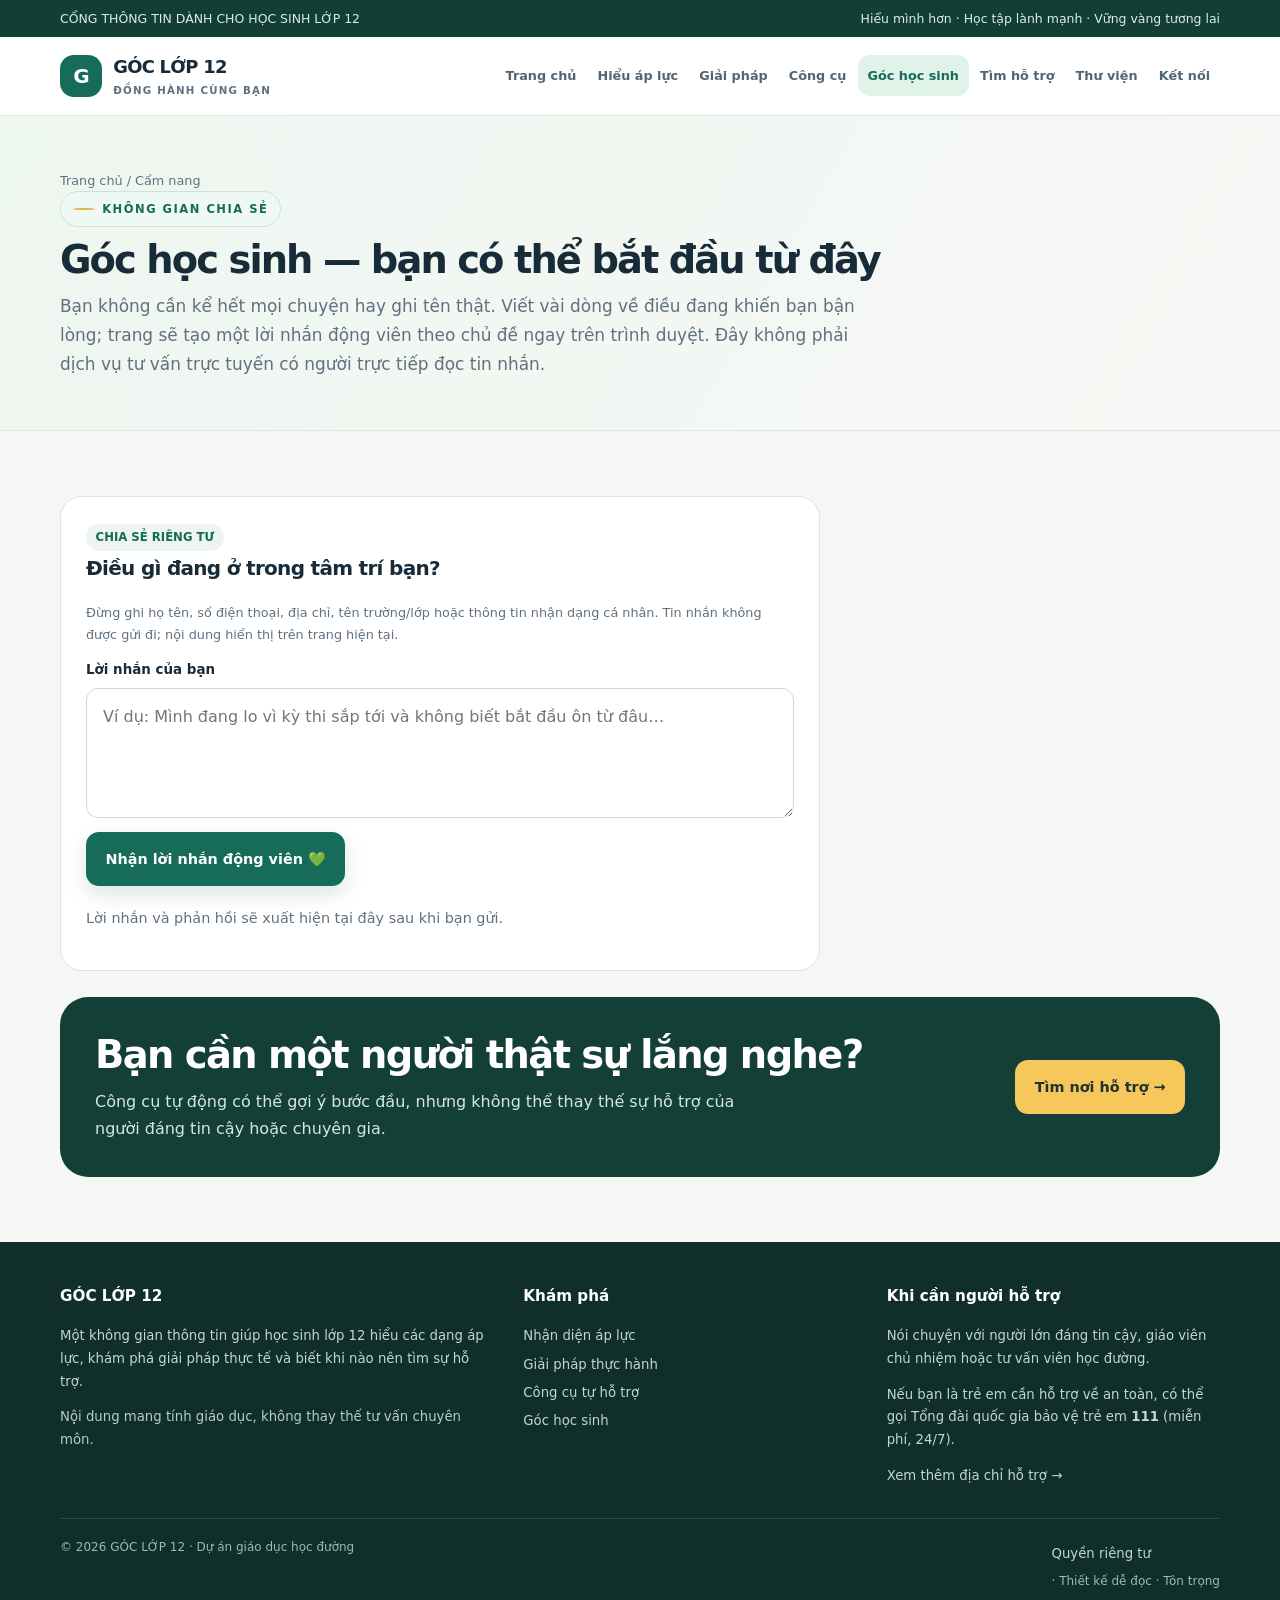
<file: goc-hoc-sinh.html>
<!doctype html><html lang="vi"><head><meta charset="utf-8"><meta name="viewport" content="width=device-width,initial-scale=1"><meta name="description" content="Cổng thông tin đồng hành cùng học sinh lớp 12: áp lực học tập, sức khỏe tinh thần và định hướng tương lai."><meta name="theme-color" content="#176b59"><title>Góc học sinh | GÓC LỚP 12</title><link rel="stylesheet" href="assets/style.css?v=20261012-1"></head><body><a class="skip" href="#main">Bỏ qua điều hướng</a><div class="topline"><div class="wrap"><span>CỔNG THÔNG TIN DÀNH CHO HỌC SINH LỚP 12</span><span>Hiểu mình hơn · Học tập lành mạnh · Vững vàng tương lai</span></div></div><header class="header"><div class="wrap navrow"><a class="brand" href="index.html"><span class="brandmark">G</span><span>GÓC LỚP 12<small>ĐỒNG HÀNH CÙNG BẠN</small></span></a><button class="nav-toggle" aria-expanded="false" aria-label="Mở menu">☰ Menu</button><nav class="nav" aria-label="Điều hướng chính"><a href="index.html" class="">Trang chủ</a><a href="ap-luc.html" class="">Hiểu áp lực</a><a href="giai-phap.html" class="">Giải pháp</a><a href="cong-cu.html" class="">Công cụ</a><a href="goc-hoc-sinh.html" class="active">Góc học sinh</a><a href="tim-ho-tro.html" class="">Tìm hỗ trợ</a><a href="kien-thuc.html" class="">Thư viện</a><a href="dat-lich.html" class="">Kết nối</a></nav></div></header><main id="main"><section class="page-intro"><div class="wrap"><div class="crumb"><a href="index.html">Trang chủ</a> / Cẩm nang</div><span class="eyebrow">KHÔNG GIAN CHIA SẺ</span><h1>Góc học sinh — bạn có thể bắt đầu từ đây</h1><p class="lead">Bạn không cần kể hết mọi chuyện hay ghi tên thật. Viết vài dòng về điều đang khiến bạn bận lòng; trang sẽ tạo một lời nhắn động viên theo chủ đề ngay trên trình duyệt. Đây không phải dịch vụ tư vấn trực tuyến có người trực tiếp đọc tin nhắn.</p></div></section><section class="section"><div class="wrap"><div class="tool-panel message-form"><span class="pill">CHIA SẺ RIÊNG TƯ</span><h2>Điều gì đang ở trong tâm trí bạn?</h2><p class="smallprint">Đừng ghi họ tên, số điện thoại, địa chỉ, tên trường/lớp hoặc thông tin nhận dạng cá nhân. Tin nhắn không được gửi đi; nội dung hiển thị trên trang hiện tại.</p><form id="message-form"><div class="field"><label for="student-message">Lời nhắn của bạn</label><textarea id="student-message" required maxlength="1000" placeholder="Ví dụ: Mình đang lo vì kỳ thi sắp tới và không biết bắt đầu ôn từ đâu…"></textarea></div><button class="btn btn-primary" type="submit">Nhận lời nhắn động viên 💚</button></form><div id="message-success" class="result" aria-live="polite">Lời nhắn đã được tạo trên thiết bị của bạn. Hãy xem bên dưới.</div><div id="message-list" class="message-list"><p class="empty">Lời nhắn và phản hồi sẽ xuất hiện tại đây sau khi bạn gửi.</p></div></div><div class="banner" style="margin-top:26px"><div><h2>Bạn cần một người thật sự lắng nghe?</h2><p>Công cụ tự động có thể gợi ý bước đầu, nhưng không thể thay thế sự hỗ trợ của người đáng tin cậy hoặc chuyên gia.</p></div><a class="btn" href="tim-ho-tro.html">Tìm nơi hỗ trợ →</a></div></div></section></main><footer class="footer"><div class="wrap"><div class="footer-grid"><div><h3>GÓC LỚP 12</h3><p>Một không gian thông tin giúp học sinh lớp 12 hiểu các dạng áp lực, khám phá giải pháp thực tế và biết khi nào nên tìm sự hỗ trợ.</p><p class="smallprint" style="color:#b5cec3">Nội dung mang tính giáo dục, không thay thế tư vấn chuyên môn.</p></div><div><h3>Khám phá</h3><a href="ap-luc.html">Nhận diện áp lực</a><a href="giai-phap.html">Giải pháp thực hành</a><a href="cong-cu.html">Công cụ tự hỗ trợ</a><a href="goc-hoc-sinh.html">Góc học sinh</a></div><div><h3>Khi cần người hỗ trợ</h3><p>Nói chuyện với người lớn đáng tin cậy, giáo viên chủ nhiệm hoặc tư vấn viên học đường.</p><p>Nếu bạn là trẻ em cần hỗ trợ về an toàn, có thể gọi Tổng đài quốc gia bảo vệ trẻ em <strong>111</strong> (miễn phí, 24/7).</p><a href="tim-ho-tro.html">Xem thêm địa chỉ hỗ trợ →</a></div></div><div class="footer-bottom"><span>© <span data-year></span> GÓC LỚP 12 · Dự án giáo dục học đường</span><span><a href="quyen-rieng-tu.html">Quyền riêng tư</a> · Thiết kế dễ đọc · Tôn trọng</span></div></div></footer><script src="assets/app.js?v=20261012-1"></script></body></html>
</file>
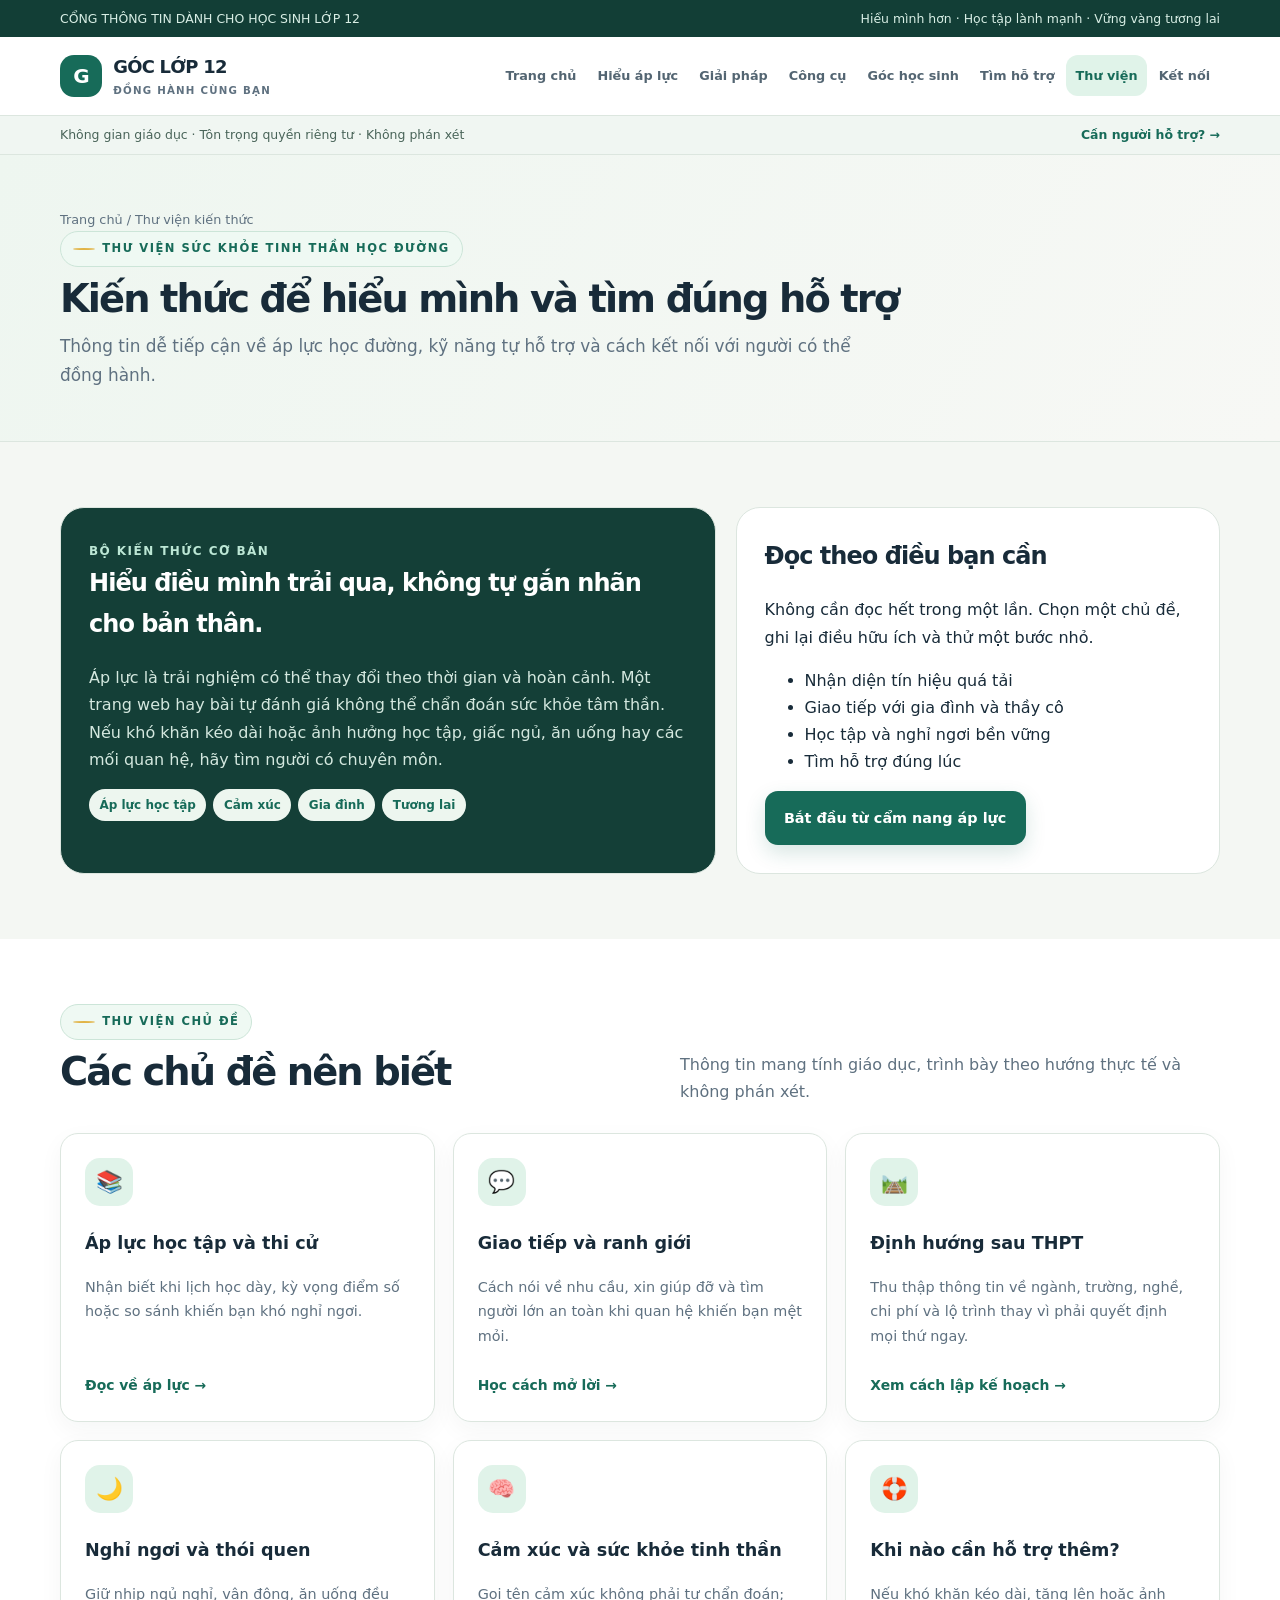
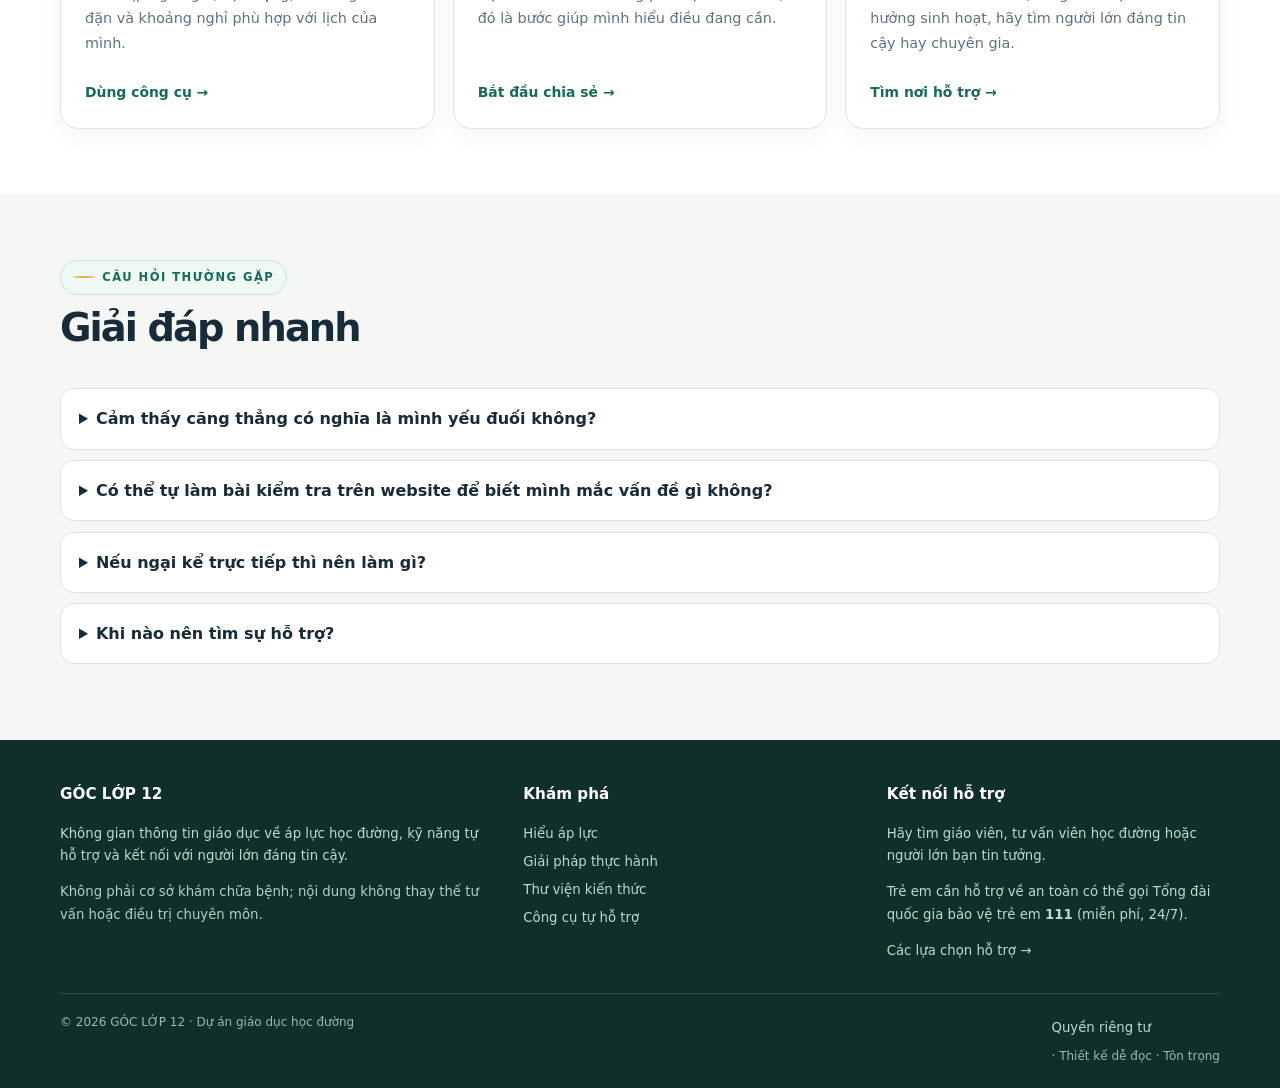
<file: kien-thuc.html>
<!doctype html><html lang="vi"><head><meta charset="utf-8"><meta name="viewport" content="width=device-width,initial-scale=1"><meta name="description" content="Thư viện giáo dục về áp lực học đường, cảm xúc, thói quen học tập và hỗ trợ tâm lý cho học sinh lớp 12."><meta name="theme-color" content="#176b59"><title>Thư viện kiến thức | GÓC LỚP 12</title><link rel="stylesheet" href="assets/style.css?v=20261011-2"></head><body><a class="skip" href="#main">Bỏ qua điều hướng</a><div class="topline"><div class="wrap"><span>CỔNG THÔNG TIN DÀNH CHO HỌC SINH LỚP 12</span><span>Hiểu mình hơn · Học tập lành mạnh · Vững vàng tương lai</span></div></div><header class="header"><div class="wrap navrow"><a class="brand" href="index.html"><span class="brandmark">G</span><span>GÓC LỚP 12<small>ĐỒNG HÀNH CÙNG BẠN</small></span></a><button class="nav-toggle" aria-expanded="false" aria-label="Mở menu">☰ Menu</button><nav class="nav" aria-label="Điều hướng chính"><a href="index.html" class="">Trang chủ</a><a href="ap-luc.html" class="">Hiểu áp lực</a><a href="giai-phap.html" class="">Giải pháp</a><a href="cong-cu.html" class="">Công cụ</a><a href="goc-hoc-sinh.html" class="">Góc học sinh</a><a href="tim-ho-tro.html" class="">Tìm hỗ trợ</a><a href="kien-thuc.html" class="active">Thư viện</a><a href="dat-lich.html" class="">Kết nối</a></nav></div></header><div class="utilitybar"><div class="wrap"><span>Không gian giáo dục · Tôn trọng quyền riêng tư · Không phán xét</span><a href="tim-ho-tro.html">Cần người hỗ trợ? →</a></div></div><main id="main"><section class="page-intro"><div class="wrap"><div class="crumb"><a href="index.html">Trang chủ</a> / Thư viện kiến thức</div><span class="eyebrow">THƯ VIỆN SỨC KHỎE TINH THẦN HỌC ĐƯỜNG</span><h1>Kiến thức để hiểu mình và tìm đúng hỗ trợ</h1><p class="lead">Thông tin dễ tiếp cận về áp lực học đường, kỹ năng tự hỗ trợ và cách kết nối với người có thể đồng hành.</p></div></section><section class="section"><div class="wrap"><div class="feature-grid"><article class="feature-panel dark"><span class="kicker" style="color:#bce7d5">BỘ KIẾN THỨC CƠ BẢN</span><h2>Hiểu điều mình trải qua, không tự gắn nhãn cho bản thân.</h2><p>Áp lực là trải nghiệm có thể thay đổi theo thời gian và hoàn cảnh. Một trang web hay bài tự đánh giá không thể chẩn đoán sức khỏe tâm thần. Nếu khó khăn kéo dài hoặc ảnh hưởng học tập, giấc ngủ, ăn uống hay các mối quan hệ, hãy tìm người có chuyên môn.</p><div class="tag-row"><span class="tag">Áp lực học tập</span><span class="tag">Cảm xúc</span><span class="tag">Gia đình</span><span class="tag">Tương lai</span></div></article><article class="feature-panel"><h2>Đọc theo điều bạn cần</h2><p>Không cần đọc hết trong một lần. Chọn một chủ đề, ghi lại điều hữu ích và thử một bước nhỏ.</p><ul><li>Nhận diện tín hiệu quá tải</li><li>Giao tiếp với gia đình và thầy cô</li><li>Học tập và nghỉ ngơi bền vững</li><li>Tìm hỗ trợ đúng lúc</li></ul><a class="btn btn-primary" href="ap-luc.html">Bắt đầu từ cẩm nang áp lực</a></article></div></div></section><section class="section section-white"><div class="wrap"><div class="section-head"><div><span class="eyebrow">THƯ VIỆN CHỦ ĐỀ</span><h2>Các chủ đề nên biết</h2></div><p>Thông tin mang tính giáo dục, trình bày theo hướng thực tế và không phán xét.</p></div><div class="cards"><article class="card resource-card"><div class="card-icon">📚</div><h3>Áp lực học tập và thi cử</h3><p>Nhận biết khi lịch học dày, kỳ vọng điểm số hoặc so sánh khiến bạn khó nghỉ ngơi.</p><a class="text-link" href="ap-luc.html">Đọc về áp lực</a></article><article class="card resource-card"><div class="card-icon">💬</div><h3>Giao tiếp và ranh giới</h3><p>Cách nói về nhu cầu, xin giúp đỡ và tìm người lớn an toàn khi quan hệ khiến bạn mệt mỏi.</p><a class="text-link" href="tim-ho-tro.html">Học cách mở lời</a></article><article class="card resource-card"><div class="card-icon">🛤️</div><h3>Định hướng sau THPT</h3><p>Thu thập thông tin về ngành, trường, nghề, chi phí và lộ trình thay vì phải quyết định mọi thứ ngay.</p><a class="text-link" href="giai-phap.html">Xem cách lập kế hoạch</a></article><article class="card resource-card"><div class="card-icon">🌙</div><h3>Nghỉ ngơi và thói quen</h3><p>Giữ nhịp ngủ nghỉ, vận động, ăn uống đều đặn và khoảng nghỉ phù hợp với lịch của mình.</p><a class="text-link" href="cong-cu.html">Dùng công cụ</a></article><article class="card resource-card"><div class="card-icon">🧠</div><h3>Cảm xúc và sức khỏe tinh thần</h3><p>Gọi tên cảm xúc không phải tự chẩn đoán; đó là bước giúp mình hiểu điều đang cần.</p><a class="text-link" href="goc-hoc-sinh.html">Bắt đầu chia sẻ</a></article><article class="card resource-card"><div class="card-icon">🛟</div><h3>Khi nào cần hỗ trợ thêm?</h3><p>Nếu khó khăn kéo dài, tăng lên hoặc ảnh hưởng sinh hoạt, hãy tìm người lớn đáng tin cậy hay chuyên gia.</p><a class="text-link" href="tim-ho-tro.html">Tìm nơi hỗ trợ</a></article></div></div></section><section class="section"><div class="wrap"><div class="section-head"><div><span class="eyebrow">CÂU HỎI THƯỜNG GẶP</span><h2>Giải đáp nhanh</h2></div></div><div class="faq-list"><details><summary>Cảm thấy căng thẳng có nghĩa là mình yếu đuối không?</summary><p>Không. Căng thẳng là phản ứng của con người trước yêu cầu hoặc thay đổi. Điều quan trọng là nhận ra tín hiệu, chăm sóc bản thân và tìm hỗ trợ phù hợp khi cần.</p></details><details><summary>Có thể tự làm bài kiểm tra trên website để biết mình mắc vấn đề gì không?</summary><p>Không nên dùng công cụ trên mạng để tự chẩn đoán. Các công cụ ở đây chỉ giúp bạn tự nhìn lại cảm nhận; đánh giá chuyên môn cần người được đào tạo và bối cảnh đầy đủ.</p></details><details><summary>Nếu ngại kể trực tiếp thì nên làm gì?</summary><p>Bạn có thể viết trước vài dòng, nhắn tin xin một cuộc trò chuyện riêng hoặc nhờ người đáng tin kết nối với tư vấn viên. Bạn không cần kể mọi thứ cùng một lúc.</p></details><details><summary>Khi nào nên tìm sự hỗ trợ?</summary><p>Bất cứ khi nào bạn muốn. Đặc biệt nên tìm hỗ trợ khi khó khăn kéo dài, làm gián đoạn giấc ngủ/sinh hoạt, khiến bạn khó học tập hoặc cảm thấy không an toàn.</p></details></div></div></section></main><footer class="footer"><div class="wrap"><div class="footer-grid"><div><h3>GÓC LỚP 12</h3><p>Không gian thông tin giáo dục về áp lực học đường, kỹ năng tự hỗ trợ và kết nối với người lớn đáng tin cậy.</p><p class="smallprint" style="color:#b5cec3">Không phải cơ sở khám chữa bệnh; nội dung không thay thế tư vấn hoặc điều trị chuyên môn.</p></div><div><h3>Khám phá</h3><a href="ap-luc.html">Hiểu áp lực</a><a href="giai-phap.html">Giải pháp thực hành</a><a href="kien-thuc.html">Thư viện kiến thức</a><a href="cong-cu.html">Công cụ tự hỗ trợ</a></div><div><h3>Kết nối hỗ trợ</h3><p>Hãy tìm giáo viên, tư vấn viên học đường hoặc người lớn bạn tin tưởng.</p><p>Trẻ em cần hỗ trợ về an toàn có thể gọi Tổng đài quốc gia bảo vệ trẻ em <strong>111</strong> (miễn phí, 24/7).</p><a href="tim-ho-tro.html">Các lựa chọn hỗ trợ →</a></div></div><div class="footer-bottom"><span>© <span data-year></span> GÓC LỚP 12 · Dự án giáo dục học đường</span><span><a href="quyen-rieng-tu.html">Quyền riêng tư</a> · Thiết kế dễ đọc · Tôn trọng</span></div></div></footer><script src="assets/app.js?v=20261011-2"></script></body></html>
</file>
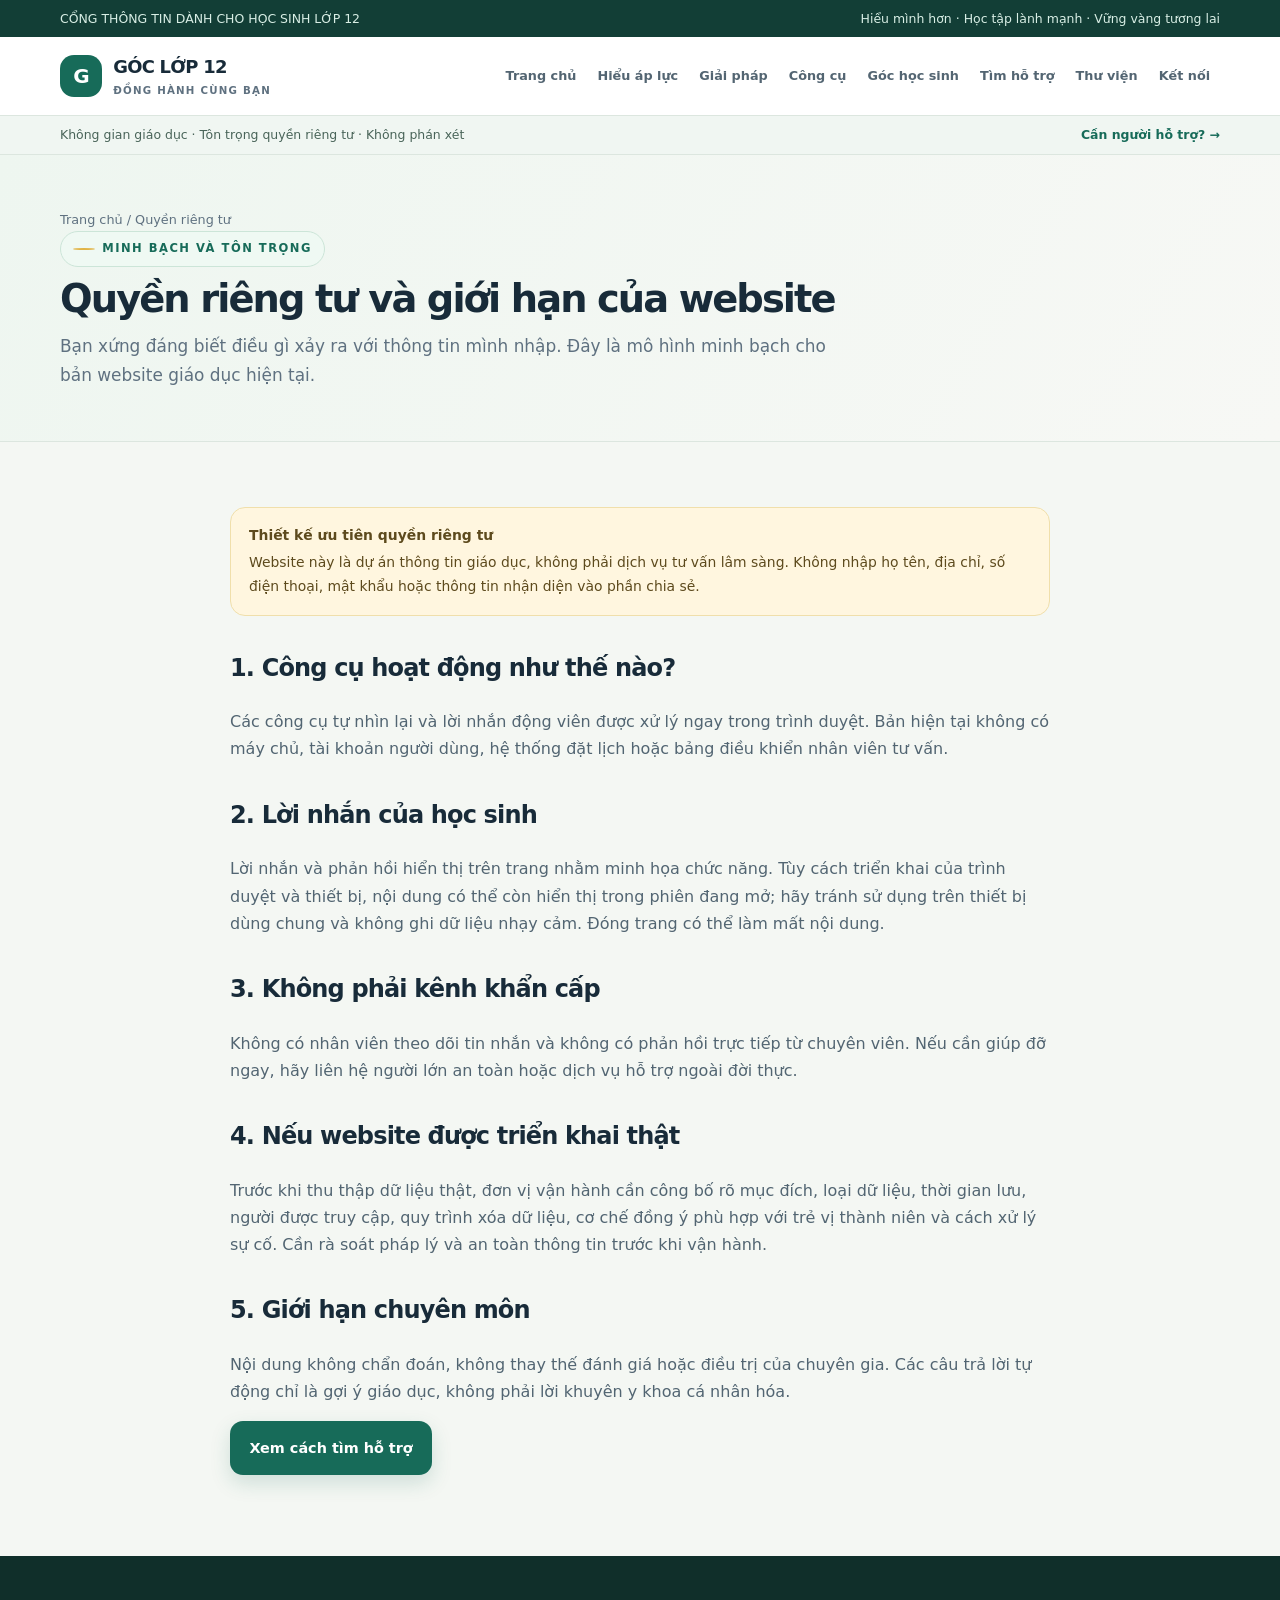
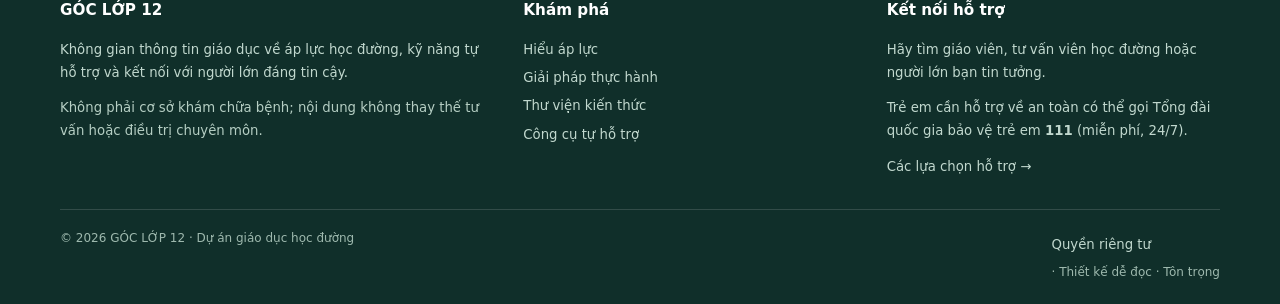
<file: quyen-rieng-tu.html>
<!doctype html><html lang="vi"><head><meta charset="utf-8"><meta name="viewport" content="width=device-width,initial-scale=1"><meta name="description" content="Thông tin về cách các công cụ của dự án Góc Lớp 12 xử lý nội dung trên trình duyệt và giới hạn của website."><meta name="theme-color" content="#176b59"><title>Quyền riêng tư | GÓC LỚP 12</title><link rel="stylesheet" href="assets/style.css?v=20261011-2"></head><body><a class="skip" href="#main">Bỏ qua điều hướng</a><div class="topline"><div class="wrap"><span>CỔNG THÔNG TIN DÀNH CHO HỌC SINH LỚP 12</span><span>Hiểu mình hơn · Học tập lành mạnh · Vững vàng tương lai</span></div></div><header class="header"><div class="wrap navrow"><a class="brand" href="index.html"><span class="brandmark">G</span><span>GÓC LỚP 12<small>ĐỒNG HÀNH CÙNG BẠN</small></span></a><button class="nav-toggle" aria-expanded="false" aria-label="Mở menu">☰ Menu</button><nav class="nav" aria-label="Điều hướng chính"><a href="index.html" class="">Trang chủ</a><a href="ap-luc.html" class="">Hiểu áp lực</a><a href="giai-phap.html" class="">Giải pháp</a><a href="cong-cu.html" class="">Công cụ</a><a href="goc-hoc-sinh.html" class="">Góc học sinh</a><a href="tim-ho-tro.html" class="">Tìm hỗ trợ</a><a href="kien-thuc.html" class="">Thư viện</a><a href="dat-lich.html" class="">Kết nối</a></nav></div></header><div class="utilitybar"><div class="wrap"><span>Không gian giáo dục · Tôn trọng quyền riêng tư · Không phán xét</span><a href="tim-ho-tro.html">Cần người hỗ trợ? →</a></div></div><main id="main"><section class="page-intro"><div class="wrap"><div class="crumb"><a href="index.html">Trang chủ</a> / Quyền riêng tư</div><span class="eyebrow">MINH BẠCH VÀ TÔN TRỌNG</span><h1>Quyền riêng tư và giới hạn của website</h1><p class="lead">Bạn xứng đáng biết điều gì xảy ra với thông tin mình nhập. Đây là mô hình minh bạch cho bản website giáo dục hiện tại.</p></div></section><section class="section"><div class="wrap legal-copy"><div class="notice"><strong>Thiết kế ưu tiên quyền riêng tư</strong>Website này là dự án thông tin giáo dục, không phải dịch vụ tư vấn lâm sàng. Không nhập họ tên, địa chỉ, số điện thoại, mật khẩu hoặc thông tin nhận diện vào phần chia sẻ.</div><h2>1. Công cụ hoạt động như thế nào?</h2><p>Các công cụ tự nhìn lại và lời nhắn động viên được xử lý ngay trong trình duyệt. Bản hiện tại không có máy chủ, tài khoản người dùng, hệ thống đặt lịch hoặc bảng điều khiển nhân viên tư vấn.</p><h2>2. Lời nhắn của học sinh</h2><p>Lời nhắn và phản hồi hiển thị trên trang nhằm minh họa chức năng. Tùy cách triển khai của trình duyệt và thiết bị, nội dung có thể còn hiển thị trong phiên đang mở; hãy tránh sử dụng trên thiết bị dùng chung và không ghi dữ liệu nhạy cảm. Đóng trang có thể làm mất nội dung.</p><h2>3. Không phải kênh khẩn cấp</h2><p>Không có nhân viên theo dõi tin nhắn và không có phản hồi trực tiếp từ chuyên viên. Nếu cần giúp đỡ ngay, hãy liên hệ người lớn an toàn hoặc dịch vụ hỗ trợ ngoài đời thực.</p><h2>4. Nếu website được triển khai thật</h2><p>Trước khi thu thập dữ liệu thật, đơn vị vận hành cần công bố rõ mục đích, loại dữ liệu, thời gian lưu, người được truy cập, quy trình xóa dữ liệu, cơ chế đồng ý phù hợp với trẻ vị thành niên và cách xử lý sự cố. Cần rà soát pháp lý và an toàn thông tin trước khi vận hành.</p><h2>5. Giới hạn chuyên môn</h2><p>Nội dung không chẩn đoán, không thay thế đánh giá hoặc điều trị của chuyên gia. Các câu trả lời tự động chỉ là gợi ý giáo dục, không phải lời khuyên y khoa cá nhân hóa.</p><p><a class="btn btn-primary" href="tim-ho-tro.html">Xem cách tìm hỗ trợ</a></p></div></section></main><footer class="footer"><div class="wrap"><div class="footer-grid"><div><h3>GÓC LỚP 12</h3><p>Không gian thông tin giáo dục về áp lực học đường, kỹ năng tự hỗ trợ và kết nối với người lớn đáng tin cậy.</p><p class="smallprint" style="color:#b5cec3">Không phải cơ sở khám chữa bệnh; nội dung không thay thế tư vấn hoặc điều trị chuyên môn.</p></div><div><h3>Khám phá</h3><a href="ap-luc.html">Hiểu áp lực</a><a href="giai-phap.html">Giải pháp thực hành</a><a href="kien-thuc.html">Thư viện kiến thức</a><a href="cong-cu.html">Công cụ tự hỗ trợ</a></div><div><h3>Kết nối hỗ trợ</h3><p>Hãy tìm giáo viên, tư vấn viên học đường hoặc người lớn bạn tin tưởng.</p><p>Trẻ em cần hỗ trợ về an toàn có thể gọi Tổng đài quốc gia bảo vệ trẻ em <strong>111</strong> (miễn phí, 24/7).</p><a href="tim-ho-tro.html">Các lựa chọn hỗ trợ →</a></div></div><div class="footer-bottom"><span>© <span data-year></span> GÓC LỚP 12 · Dự án giáo dục học đường</span><span><a href="quyen-rieng-tu.html">Quyền riêng tư</a> · Thiết kế dễ đọc · Tôn trọng</span></div></div></footer><script src="assets/app.js?v=20261011-2"></script></body></html>
</file>
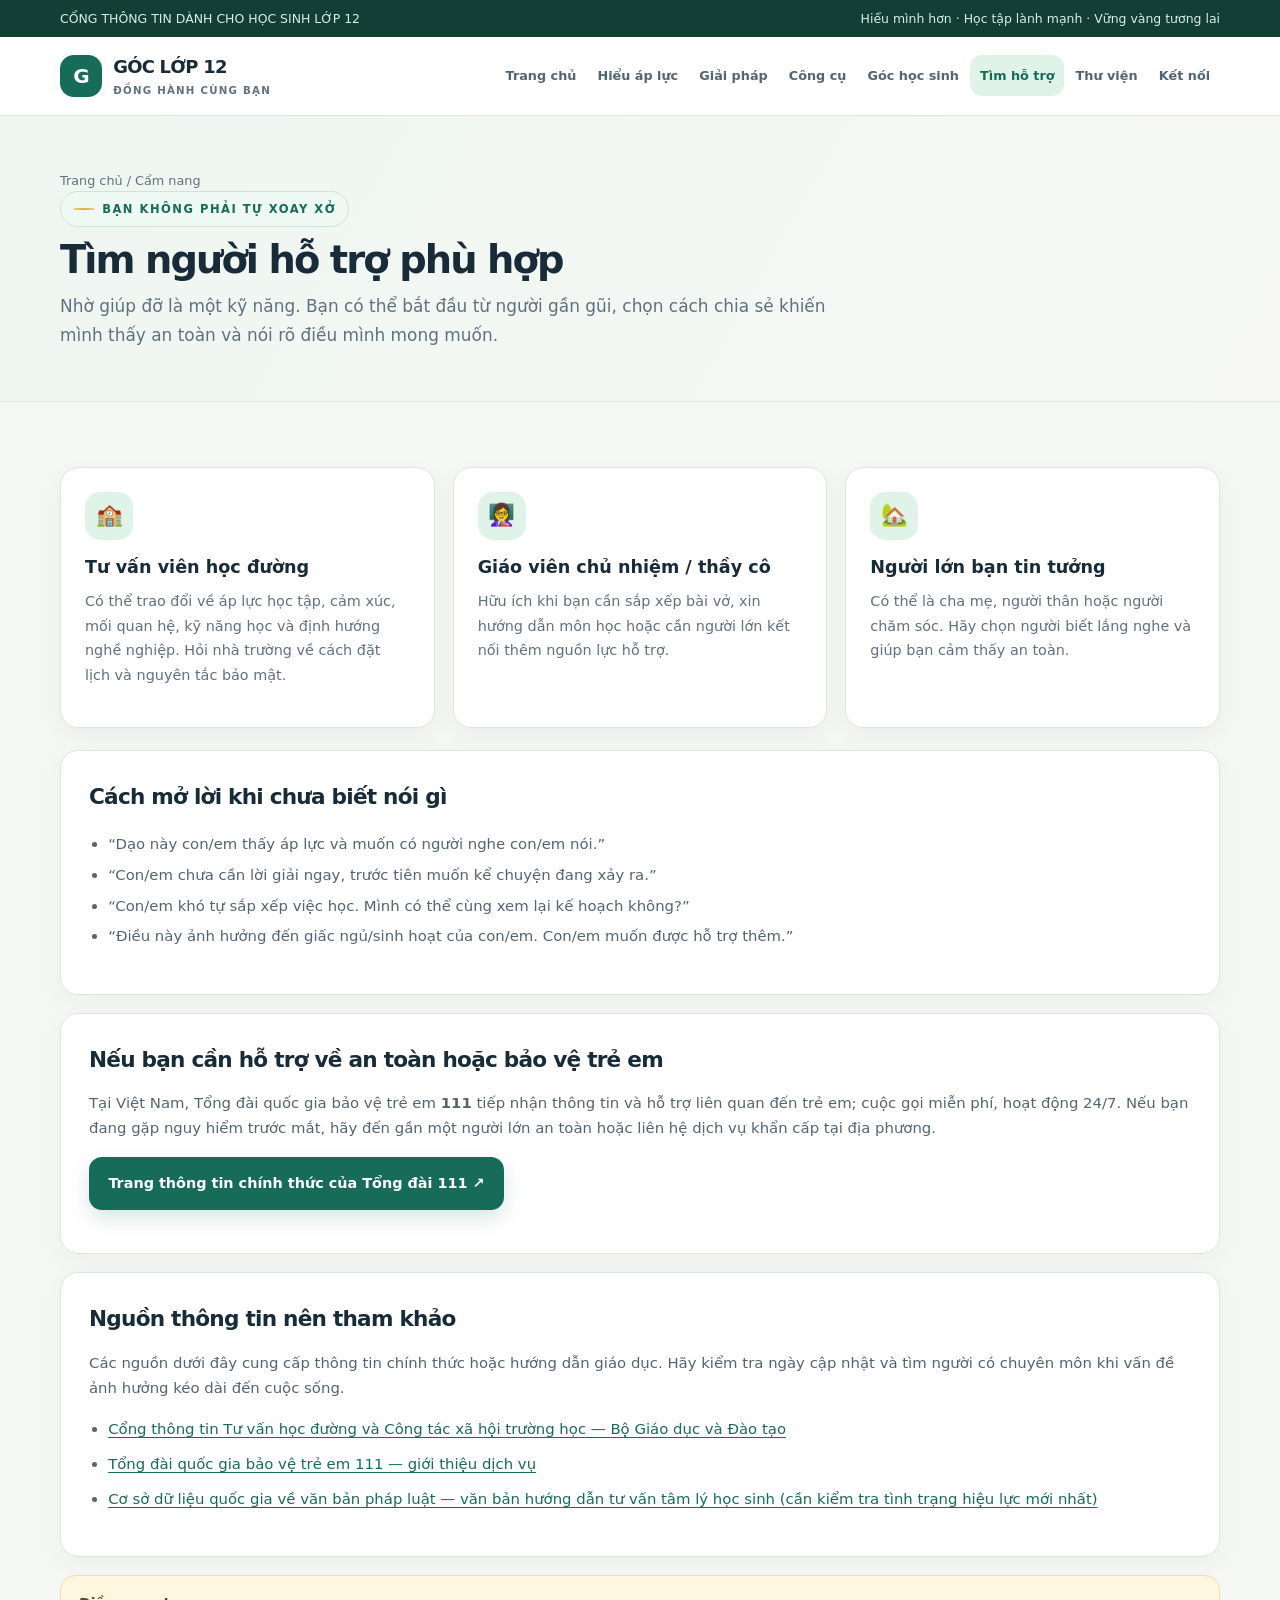
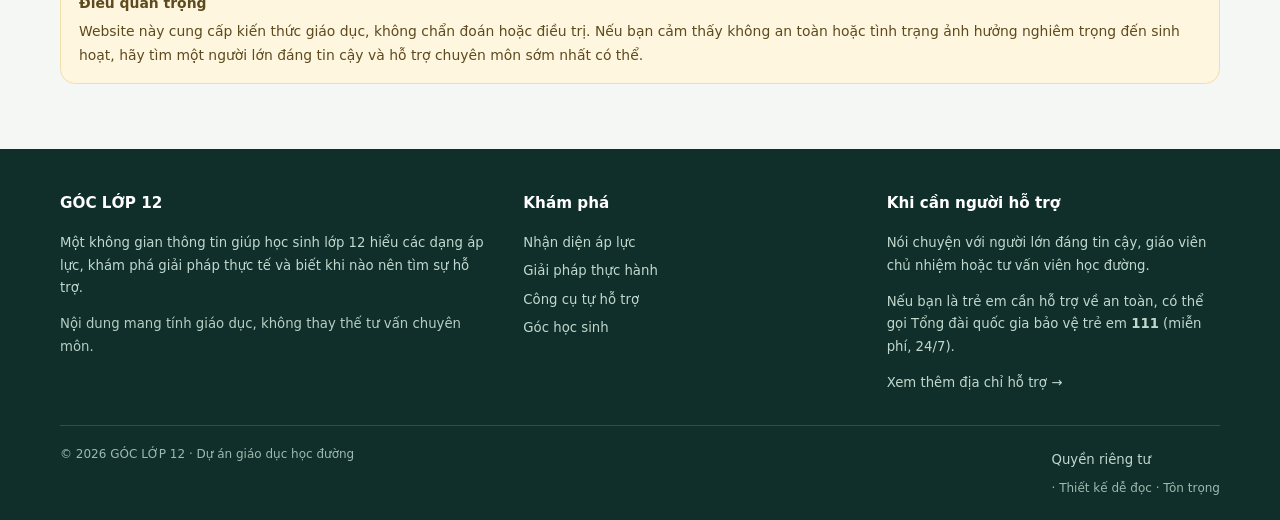
<file: tim-ho-tro.html>
<!doctype html><html lang="vi"><head><meta charset="utf-8"><meta name="viewport" content="width=device-width,initial-scale=1"><meta name="description" content="Cổng thông tin đồng hành cùng học sinh lớp 12: áp lực học tập, sức khỏe tinh thần và định hướng tương lai."><meta name="theme-color" content="#176b59"><title>Tìm hỗ trợ | GÓC LỚP 12</title><link rel="stylesheet" href="assets/style.css?v=20261011-2"></head><body><a class="skip" href="#main">Bỏ qua điều hướng</a><div class="topline"><div class="wrap"><span>CỔNG THÔNG TIN DÀNH CHO HỌC SINH LỚP 12</span><span>Hiểu mình hơn · Học tập lành mạnh · Vững vàng tương lai</span></div></div><header class="header"><div class="wrap navrow"><a class="brand" href="index.html"><span class="brandmark">G</span><span>GÓC LỚP 12<small>ĐỒNG HÀNH CÙNG BẠN</small></span></a><button class="nav-toggle" aria-expanded="false" aria-label="Mở menu">☰ Menu</button><nav class="nav" aria-label="Điều hướng chính"><a href="index.html" class="">Trang chủ</a><a href="ap-luc.html" class="">Hiểu áp lực</a><a href="giai-phap.html" class="">Giải pháp</a><a href="cong-cu.html" class="">Công cụ</a><a href="goc-hoc-sinh.html" class="">Góc học sinh</a><a href="tim-ho-tro.html" class="active">Tìm hỗ trợ</a><a href="kien-thuc.html" class="">Thư viện</a><a href="dat-lich.html" class="">Kết nối</a></nav></div></header><main id="main"><section class="page-intro"><div class="wrap"><div class="crumb"><a href="index.html">Trang chủ</a> / Cẩm nang</div><span class="eyebrow">BẠN KHÔNG PHẢI TỰ XOAY XỞ</span><h1>Tìm người hỗ trợ phù hợp</h1><p class="lead">Nhờ giúp đỡ là một kỹ năng. Bạn có thể bắt đầu từ người gần gũi, chọn cách chia sẻ khiến mình thấy an toàn và nói rõ điều mình mong muốn.</p></div></section><section class="section"><div class="wrap"><div class="cards"><article class="card"><div class="card-icon">🏫</div><h3>Tư vấn viên học đường</h3><p>Có thể trao đổi về áp lực học tập, cảm xúc, mối quan hệ, kỹ năng học và định hướng nghề nghiệp. Hỏi nhà trường về cách đặt lịch và nguyên tắc bảo mật.</p></article><article class="card"><div class="card-icon">👩‍🏫</div><h3>Giáo viên chủ nhiệm / thầy cô</h3><p>Hữu ích khi bạn cần sắp xếp bài vở, xin hướng dẫn môn học hoặc cần người lớn kết nối thêm nguồn lực hỗ trợ.</p></article><article class="card"><div class="card-icon">🏡</div><h3>Người lớn bạn tin tưởng</h3><p>Có thể là cha mẹ, người thân hoặc người chăm sóc. Hãy chọn người biết lắng nghe và giúp bạn cảm thấy an toàn.</p></article></div><div class="article-stack" style="margin-top:22px"><article class="article"><h2>Cách mở lời khi chưa biết nói gì</h2><ul><li>“Dạo này con/em thấy áp lực và muốn có người nghe con/em nói.”</li><li>“Con/em chưa cần lời giải ngay, trước tiên muốn kể chuyện đang xảy ra.”</li><li>“Con/em khó tự sắp xếp việc học. Mình có thể cùng xem lại kế hoạch không?”</li><li>“Điều này ảnh hưởng đến giấc ngủ/sinh hoạt của con/em. Con/em muốn được hỗ trợ thêm.”</li></ul></article><article class="article"><h2>Nếu bạn cần hỗ trợ về an toàn hoặc bảo vệ trẻ em</h2><p>Tại Việt Nam, Tổng đài quốc gia bảo vệ trẻ em <strong>111</strong> tiếp nhận thông tin và hỗ trợ liên quan đến trẻ em; cuộc gọi miễn phí, hoạt động 24/7. Nếu bạn đang gặp nguy hiểm trước mắt, hãy đến gần một người lớn an toàn hoặc liên hệ dịch vụ khẩn cấp tại địa phương.</p><p><a class="btn btn-primary" href="https://tongdai111.vn/sites/gioi-thieu" target="_blank" rel="noopener">Trang thông tin chính thức của Tổng đài 111 ↗</a></p></article><article class="article"><h2>Nguồn thông tin nên tham khảo</h2><p>Các nguồn dưới đây cung cấp thông tin chính thức hoặc hướng dẫn giáo dục. Hãy kiểm tra ngày cập nhật và tìm người có chuyên môn khi vấn đề ảnh hưởng kéo dài đến cuộc sống.</p><ul class="source-list"><li><a href="https://moet.taro.edu.vn/" target="_blank" rel="noopener">Cổng thông tin Tư vấn học đường và Công tác xã hội trường học — Bộ Giáo dục và Đào tạo</a></li><li><a href="https://tongdai111.vn/sites/gioi-thieu" target="_blank" rel="noopener">Tổng đài quốc gia bảo vệ trẻ em 111 — giới thiệu dịch vụ</a></li><li><a href="https://vbpl.vn/TW/Pages/vbpq-toanvan.aspx?ItemID=128346" target="_blank" rel="noopener">Cơ sở dữ liệu quốc gia về văn bản pháp luật — văn bản hướng dẫn tư vấn tâm lý học sinh (cần kiểm tra tình trạng hiệu lực mới nhất)</a></li></ul></article><div class="notice"><strong>Điều quan trọng</strong>Website này cung cấp kiến thức giáo dục, không chẩn đoán hoặc điều trị. Nếu bạn cảm thấy không an toàn hoặc tình trạng ảnh hưởng nghiêm trọng đến sinh hoạt, hãy tìm một người lớn đáng tin cậy và hỗ trợ chuyên môn sớm nhất có thể.</div></div></div></section></main><footer class="footer"><div class="wrap"><div class="footer-grid"><div><h3>GÓC LỚP 12</h3><p>Một không gian thông tin giúp học sinh lớp 12 hiểu các dạng áp lực, khám phá giải pháp thực tế và biết khi nào nên tìm sự hỗ trợ.</p><p class="smallprint" style="color:#b5cec3">Nội dung mang tính giáo dục, không thay thế tư vấn chuyên môn.</p></div><div><h3>Khám phá</h3><a href="ap-luc.html">Nhận diện áp lực</a><a href="giai-phap.html">Giải pháp thực hành</a><a href="cong-cu.html">Công cụ tự hỗ trợ</a><a href="goc-hoc-sinh.html">Góc học sinh</a></div><div><h3>Khi cần người hỗ trợ</h3><p>Nói chuyện với người lớn đáng tin cậy, giáo viên chủ nhiệm hoặc tư vấn viên học đường.</p><p>Nếu bạn là trẻ em cần hỗ trợ về an toàn, có thể gọi Tổng đài quốc gia bảo vệ trẻ em <strong>111</strong> (miễn phí, 24/7).</p><a href="tim-ho-tro.html">Xem thêm địa chỉ hỗ trợ →</a></div></div><div class="footer-bottom"><span>© <span data-year></span> GÓC LỚP 12 · Dự án giáo dục học đường</span><span><a href="quyen-rieng-tu.html">Quyền riêng tư</a> · Thiết kế dễ đọc · Tôn trọng</span></div></div></footer><script src="assets/app.js?v=20261011-2"></script></body></html>
</file>
<file: assets/style.css>
:root{--ink:#182b39;--muted:#5f7180;--paper:#f6f8f5;--white:#fff;--green:#176b59;--green2:#23856e;--mint:#e0f3e9;--yellow:#f6c75b;--line:#dfe8e1;--rose:#fff0ec;--shadow:0 18px 50px rgba(24,43,57,.09);--radius:22px;--blue:#245a75;--lav:#f0effb;--coral:#f4b9a8}
*{box-sizing:border-box}html{scroll-behavior:smooth}body{margin:0;background:var(--paper);color:var(--ink);font-family:"Be Vietnam Pro",system-ui,-apple-system,"Segoe UI",sans-serif;line-height:1.7;letter-spacing:0;word-spacing:normal}img{max-width:100%;display:block}a{color:inherit;text-decoration:none}button,input,textarea,select{font:inherit}button,a{touch-action:manipulation}button{cursor:pointer}h1,h2,h3,p{margin-top:0}.wrap{width:min(1160px,calc(100% - 40px));margin:auto}.skip{position:absolute;left:-9999px}.skip:focus{left:1rem;top:1rem;background:#fff;padding:.6rem;z-index:99}.topline{background:#123e36;color:#d8eee5;font-size:.78rem}.topline .wrap{display:flex;justify-content:space-between;gap:1rem;padding:.48rem 0}.header{position:sticky;top:0;z-index:10;background:rgba(255,255,255,.96);backdrop-filter:blur(12px);border-bottom:1px solid var(--line)}.navrow{min-height:78px;display:flex;align-items:center;justify-content:space-between;gap:1.4rem}.brand{display:flex;align-items:center;gap:.7rem;font-weight:800;letter-spacing:-.04em;font-size:1.12rem;white-space:nowrap}.brandmark{display:grid;place-items:center;width:42px;height:42px;border-radius:14px;background:var(--green);color:#fff;font-size:1.25rem}.brand small{display:block;font-size:.64rem;letter-spacing:.12em;color:var(--muted);font-weight:700}.nav{display:flex;align-items:center;gap:.08rem}.nav a{padding:.62rem .55rem;border-radius:12px;font-size:.78rem;font-weight:600;color:#536572}.nav a:hover,.nav a.active{background:var(--mint);color:var(--green)}.nav-toggle{display:none;border:1px solid var(--line);background:white;border-radius:12px;padding:.55rem .75rem}.hero{padding:58px 0 46px;overflow:hidden;background:radial-gradient(circle at 85% 20%,#e0f3e9 0,transparent 35%)}.hero-grid{display:grid;grid-template-columns:1.05fr .95fr;align-items:center;gap:48px}.eyebrow{display:inline-flex;align-items:center;gap:.5rem;border:1px solid #cce5d8;background:#eff9f3;color:var(--green);font-weight:700;font-size:.76rem;border-radius:99px;padding:.45rem .75rem}.eyebrow:before{content:"";width:7px;height:7px;background:#3aa27c;border-radius:50%}h1{font-size:clamp(2.5rem,5vw,4.7rem);line-height:1.08;letter-spacing:-.065em;margin:1rem 0 1.2rem}h1 em{font-style:normal;color:var(--green)}.lead{font-size:1.06rem;max-width:620px;color:var(--muted)}.actions{display:flex;flex-wrap:wrap;gap:.8rem;margin:1.6rem 0}.btn{display:inline-flex;align-items:center;justify-content:center;gap:.55rem;padding:.85rem 1.15rem;border:1px solid transparent;border-radius:13px;font-weight:700;font-size:.9rem;cursor:pointer;transition:.2s}.btn-primary{background:var(--green);color:#fff;box-shadow:0 8px 20px #176b592b}.btn-primary:hover{background:#0f5547;transform:translateY(-1px)}.btn-light{background:#fff;border-color:var(--line)}.btn-light:hover{border-color:var(--green);color:var(--green)}.hero-visual{position:relative;min-height:410px;border-radius:30px;overflow:hidden;background:linear-gradient(145deg,#dcefe5,#fff4d9 55%,#dcebf3);box-shadow:var(--shadow);display:grid;place-items:center;padding:28px}.hero-art{width:100%;min-height:350px;display:grid;place-items:center;position:relative}.hero-art .sun{position:absolute;width:150px;height:150px;border-radius:50%;background:#f6c75b;right:12%;top:8%;opacity:.95}.hero-art .book{position:relative;z-index:1;width:min(72%,320px);aspect-ratio:1.15;background:#fff;border:5px solid #fff;border-radius:24px 24px 35px 35px;box-shadow:0 22px 35px #214d3b20;transform:rotate(-5deg);display:flex;align-items:center;justify-content:center;flex-direction:column;text-align:center;padding:24px;color:var(--green)}.hero-art .book strong{font-size:clamp(1.4rem,3vw,2.4rem);line-height:1.2}.hero-art .book span{margin-top:12px;color:var(--muted);font-size:.9rem}.hero-art .leaf{position:absolute;left:12%;bottom:7%;font-size:5rem;transform:rotate(-18deg)}.floating-note{position:absolute;left:-20px;bottom:22px;background:#fff;border:1px solid var(--line);box-shadow:var(--shadow);padding:1rem 1.2rem;border-radius:17px;max-width:225px;font-size:.82rem}.floating-note strong{display:block;color:var(--green);font-size:1rem}.stats{display:grid;grid-template-columns:repeat(3,1fr);gap:1rem;margin-top:2rem}.stat{border-left:3px solid var(--yellow);padding-left:.8rem}.stat strong{display:block;font-size:1.18rem}.stat span{font-size:.78rem;color:var(--muted)}.section{padding:65px 0}.section-white{background:#fff}.section-head{display:flex;align-items:end;justify-content:space-between;gap:2rem;margin-bottom:28px}.section-head h2,.page-intro h1{font-size:clamp(1.9rem,3vw,3rem);line-height:1.15;letter-spacing:-.05em;margin:.65rem 0}.section-head p{max-width:540px;color:var(--muted);margin:0}.cards{display:grid;grid-template-columns:repeat(3,1fr);gap:18px}.card{background:#fff;border:1px solid var(--line);border-radius:var(--radius);padding:24px;box-shadow:0 4px 20px rgba(24,43,57,.025);transition:.2s}.card:hover{transform:translateY(-3px);box-shadow:var(--shadow)}.card-icon{width:48px;height:48px;display:grid;place-items:center;background:var(--mint);border-radius:15px;font-size:1.35rem;margin-bottom:1rem}.card h3{font-size:1.1rem;line-height:1.35;margin-bottom:.6rem}.card p{font-size:.9rem;color:var(--muted);margin-bottom:1rem}.text-link{font-size:.87rem;font-weight:800;color:var(--green)}.text-link:after{content:" →"}.banner{background:#143f37;color:#fff;border-radius:28px;padding:35px;display:grid;grid-template-columns:1fr auto;gap:2rem;align-items:center}.banner h2{font-size:clamp(1.7rem,3vw,2.5rem);line-height:1.2;letter-spacing:-.04em;margin-bottom:.65rem}.banner p{color:#d3e8de;max-width:680px;margin-bottom:0}.banner .btn{background:var(--yellow);color:#20332e}.page-intro{padding:54px 0 34px;background:linear-gradient(125deg,#e8f5ed,#f8f8f1 65%,#fff0dd)}.page-intro .lead{max-width:760px}.crumb{font-size:.8rem;color:var(--muted)}.content-layout{display:grid;grid-template-columns:minmax(0,1fr) 280px;gap:26px;align-items:start}.article-stack{display:grid;gap:18px}.article{padding:28px;background:#fff;border:1px solid var(--line);border-radius:var(--radius)}.article h2{font-size:1.45rem;letter-spacing:-.035em;margin-bottom:.8rem}.article h3{font-size:1.05rem;margin:1.2rem 0 .4rem}.article p,.article li{color:#526572;font-size:.93rem}.article ul{padding-left:1.2rem}.article li{margin:.35rem 0}.sidebar{position:sticky;top:100px;display:grid;gap:16px}.sidebox{padding:20px;background:#fff;border:1px solid var(--line);border-radius:18px}.sidebox h3{font-size:1rem;margin-bottom:.7rem}.sidebox a{display:block;padding:.45rem 0;color:var(--green);font-size:.86rem;font-weight:600;border-bottom:1px solid #edf1ed}.sidebox a:last-child{border:0}.notice{padding:16px 18px;border-radius:15px;background:#fff6df;border:1px solid #f0dfab;font-size:.87rem;color:#5d4a1d}.notice strong{display:block;margin-bottom:.25rem}.tool-grid{display:grid;grid-template-columns:repeat(2,1fr);gap:18px}.tool-panel{background:#fff;border:1px solid var(--line);border-radius:22px;padding:25px}.tool-panel h2{font-size:1.25rem}.field{display:grid;gap:.4rem;margin:.85rem 0}.field label{font-weight:700;font-size:.84rem}.field input,.field textarea,.field select{width:100%;padding:.85rem 1rem;border:1px solid #cfdcd3;border-radius:12px;background:#fff;color:var(--ink);outline:none}.field input:focus,.field textarea:focus,.field select:focus{border-color:var(--green);box-shadow:0 0 0 3px #176b5917}.result{display:none;background:var(--mint);padding:17px;border-radius:14px;margin-top:1rem;color:#174b3d}.result.show{display:block}.checklist{display:grid;gap:.6rem}.checkrow{display:flex;gap:.7rem;align-items:start;padding:.7rem;background:#f7faf7;border-radius:12px;font-size:.88rem}.checkrow input{margin-top:.35rem;accent-color:var(--green)}.mood-options{display:flex;flex-wrap:wrap;gap:.5rem}.mood-options button{background:#fff;border:1px solid var(--line);border-radius:12px;padding:.65rem .8rem}.mood-options button.selected{border-color:var(--green);background:var(--mint)}.message-form{max-width:760px}.message-form textarea{min-height:130px;resize:vertical}.message-list{display:grid;gap:12px;margin-top:20px}.message-item{padding:18px;border:1px solid var(--line);border-radius:16px;background:#fff}.message-item .reply{margin-top:12px;padding:13px;background:var(--mint);border-radius:12px;font-size:.9rem}.message-item small{color:var(--muted)}.empty{color:var(--muted);font-size:.9rem}.footer{background:#102f2a;color:#d5e7df;padding:42px 0 22px}.footer-grid{display:grid;grid-template-columns:1.3fr 1fr 1fr;gap:30px}.footer h3{color:#fff;font-size:.95rem}.footer p,.footer a{font-size:.83rem;color:#c1d8ce}.footer a{display:block;margin:.35rem 0}.footer-bottom{border-top:1px solid #ffffff24;margin-top:25px;padding-top:18px;font-size:.75rem;color:#9eb9ae;display:flex;justify-content:space-between;gap:1rem}.pill{display:inline-block;background:#eef5ef;color:var(--green);border-radius:99px;padding:.25rem .6rem;font-size:.73rem;font-weight:800}.searchbox{display:flex;gap:.6rem;max-width:620px;margin:20px 0}.searchbox input{flex:1;min-width:0;padding:.8rem 1rem;border:1px solid var(--line);border-radius:12px}.source-list li{margin:.6rem 0}.source-list a{color:var(--green);text-decoration:underline;text-underline-offset:3px}.smallprint{font-size:.8rem;color:var(--muted)}.utilitybar{background:#f0f6f2;border-bottom:1px solid var(--line);font-size:.78rem;color:#496459}.utilitybar .wrap{display:flex;justify-content:space-between;gap:1rem;padding:.55rem 0}.utilitybar a{font-weight:800;color:var(--green)}.kicker{font-size:.75rem;font-weight:800;letter-spacing:.12em;color:var(--green)}.feature-grid{display:grid;grid-template-columns:1.15fr .85fr;gap:20px}.feature-panel{border-radius:24px;padding:28px;background:#fff;border:1px solid var(--line)}.feature-panel.dark{background:#143f37;color:#fff}.feature-panel.dark p{color:#d4e8df}.feature-panel h2{letter-spacing:-.04em}.tag-row{display:flex;gap:.45rem;flex-wrap:wrap;margin:.8rem 0}.tag{background:#edf6ef;color:#176b59;padding:.35rem .65rem;border-radius:99px;font-size:.75rem;font-weight:800}.stat-strip{display:grid;grid-template-columns:repeat(4,1fr);gap:12px}.stat-tile{background:#fff;border:1px solid var(--line);border-radius:18px;padding:18px}.stat-tile strong{display:block;font-size:1.4rem;color:var(--green)}.stat-tile span{font-size:.8rem;color:var(--muted)}.resource-card{display:flex;flex-direction:column;gap:.6rem}.resource-card .text-link{margin-top:auto}.step-list{counter-reset:step;display:grid;gap:12px}.step-item{position:relative;padding:18px 18px 18px 64px;border:1px solid var(--line);border-radius:16px;background:#fff}.step-item:before{counter-increment:step;content:counter(step);position:absolute;left:18px;top:17px;display:grid;place-items:center;width:30px;height:30px;background:var(--mint);color:var(--green);font-weight:900;border-radius:10px}.faq-list details{background:#fff;border:1px solid var(--line);border-radius:14px;padding:16px 18px;margin:.65rem 0}.faq-list summary{font-weight:800;cursor:pointer}.faq-list details p{margin:.8rem 0 0;color:var(--muted)}.callout-safe{border:1px solid #efc6b8;background:#fff4f0;color:#61382c;border-radius:18px;padding:20px}.callout-safe strong{display:block;margin-bottom:.4rem}.form-note{font-size:.78rem;color:var(--muted)}.progress-track{height:8px;background:#e6eee8;border-radius:99px;overflow:hidden}.progress-track span{display:block;height:100%;background:var(--green);width:0;transition:width .2s}.legal-copy{max-width:820px}.legal-copy h2{margin-top:2rem}.legal-copy p,.legal-copy li{color:#526572}@media(max-width:1000px){.nav{gap:0}.nav a{padding:.5rem .4rem;font-size:.73rem}}@media(max-width:900px){.nav{display:none;position:absolute;left:20px;right:20px;top:70px;padding:12px;background:#fff;border:1px solid var(--line);border-radius:18px;box-shadow:var(--shadow);flex-direction:column;align-items:stretch}.nav.open{display:flex}.nav-toggle{display:block}.hero-grid{grid-template-columns:1fr;gap:30px}.hero-visual{max-width:620px}.content-layout{grid-template-columns:1fr}.sidebar{position:static;grid-template-columns:repeat(2,1fr)}.cards{grid-template-columns:repeat(2,1fr)}.feature-grid{grid-template-columns:1fr}.stat-strip{grid-template-columns:repeat(2,1fr)}}@media(max-width:620px){.wrap{width:min(100% - 28px,1160px)}.topline .wrap{font-size:.68rem}.topline .wrap span:last-child{display:none}.navrow{min-height:68px}.brand{font-size:1rem}.brandmark{width:38px;height:38px}.hero{padding:38px 0}.hero-grid{gap:26px}h1{font-size:2.75rem}.lead{font-size:.96rem}.hero-visual{min-height:330px;padding:15px}.hero-art{min-height:290px}.hero-art .leaf{font-size:3.5rem}.floating-note{position:relative;left:auto;bottom:auto;margin:-25px 12px 0;max-width:none}.stats{gap:.5rem}.stat strong{font-size:1rem}.stat span{font-size:.7rem}.section{padding:44px 0}.section-head{display:block}.cards,.tool-grid,.footer-grid{grid-template-columns:1fr}.card{padding:21px}.banner{grid-template-columns:1fr;padding:25px}.sidebar{grid-template-columns:1fr}.article{padding:21px}.page-intro{padding:38px 0 25px}.footer-bottom{display:block}.footer-bottom span{display:block;margin:.35rem 0}.stat-strip{grid-template-columns:1fr 1fr}.step-item{padding-left:58px}.utilitybar .wrap{display:block}.utilitybar span{display:block}}

/* Photography layer added for a warmer, more visual student portal */
.hero-visual{position:relative;overflow:visible}
.hero-photo{display:block;width:100%;height:310px;object-fit:cover;border-radius:24px;box-shadow:0 22px 55px rgba(25,74,58,.18);margin-bottom:16px}
.hero-visual .hero-art{min-height:145px}
.card.image-card{overflow:hidden;padding-top:0}
.card-photo{display:block;width:calc(100% + 48px);max-width:none;height:178px;object-fit:cover;margin:0 -24px 20px;border-radius:var(--radius,18px) var(--radius,18px) 0 0}
@media(max-width:760px){.hero-photo{height:230px}.card-photo{height:155px}}

/* Editorial portal upgrade — October 2026 */
:root{--green:#176b59;--green2:#23856e;--paper:#f4f7f3;--line:#dce6df;--shadow:0 18px 48px rgba(20,55,45,.11)}
body{font-family:"Be Vietnam Pro","Inter",system-ui,-apple-system,"Segoe UI",sans-serif;letter-spacing:normal;word-spacing:normal}
h1,h2,h3,h4,p,li,a,button,label{word-break:normal;overflow-wrap:break-word}
h1,h2{letter-spacing:-.035em}
.nav a{font-size:.8rem;padding:.58rem .62rem}
.hero{background:linear-gradient(120deg,#f4f8f3 0%,#edf6f0 58%,#e4f1e9 100%);position:relative;overflow:hidden}
.hero:after{content:"";position:absolute;width:310px;height:310px;border:1px solid rgba(23,107,89,.12);border-radius:50%;right:-130px;top:-120px;pointer-events:none}
.hero-grid{position:relative;z-index:1}
.hero-photo{border:6px solid rgba(255,255,255,.8);object-position:center 42%}
.eyebrow{display:inline-flex;align-items:center;gap:.45rem;color:var(--green);font-size:.72rem;font-weight:850;letter-spacing:.13em}
.eyebrow:before{content:"";width:22px;height:2px;background:#e1b447;display:inline-block}
.section-head{align-items:end}
.section-head h2{max-width:680px}
.card{border-radius:18px;box-shadow:0 8px 24px rgba(24,43,57,.045)}
.card:hover{transform:translateY(-4px);box-shadow:0 18px 42px rgba(24,43,57,.11)}
.card-photo{object-position:center}
.newsroom{background:#f0f5f0;border-top:1px solid #e2ebe3;border-bottom:1px solid #e2ebe3}
.news-grid{display:grid;grid-template-columns:minmax(0,1.05fr) minmax(0,.95fr);gap:26px;align-items:stretch}
.news-feature,.news-item{background:#fff;border:1px solid var(--line);border-radius:20px;overflow:hidden}
.news-feature{display:flex;flex-direction:column}
.news-image-link{position:relative;display:block}
.news-image-link img{width:100%;height:300px;object-fit:cover}
.news-tag{position:absolute;left:18px;bottom:16px;background:#fff;color:var(--green);padding:7px 11px;border-radius:999px;font-size:.68rem;font-weight:850;letter-spacing:.06em}
.news-copy{padding:24px 25px 26px}
.news-meta{font-size:.69rem;letter-spacing:.1em;font-weight:850;color:var(--green);margin-bottom:9px}
.news-copy h3{font-size:1.45rem;line-height:1.3;letter-spacing:-.025em;margin-bottom:10px}
.news-copy p,.news-item p{color:var(--muted);font-size:.9rem;margin-bottom:13px}
.news-list{display:flex;flex-direction:column;gap:14px}
.news-item{display:grid;grid-template-columns:145px minmax(0,1fr);gap:0}
.news-item>img{width:145px;height:100%;min-height:160px;object-fit:cover}
.news-item>div{padding:17px 18px}
.news-item h3{font-size:1rem;line-height:1.35;margin-bottom:7px}
.news-item p{font-size:.82rem;line-height:1.55;margin-bottom:8px}
.news-item .news-meta{font-size:.62rem;margin-bottom:6px}
.news-footer{display:flex;align-items:center;justify-content:space-between;gap:1rem;margin-top:24px}
.news-footer>span{font-size:.78rem;color:var(--muted)}
.article{border-radius:18px;box-shadow:0 8px 28px rgba(24,43,57,.035);scroll-margin-top:110px}
.article h2{font-size:1.35rem}
.article h3{font-size:1.02rem}
.sidebar{align-self:start}
.sidebox{position:relative}
.sidebox a{transition:padding .15s ease}
.sidebox a:hover{padding-left:7px}
.page-intro{background:linear-gradient(120deg,#eef6f0,#f7f8f5);border-bottom:1px solid var(--line)}
.page-intro .wrap{position:relative}
.page-intro .lead{max-width:800px}
.btn{transition:transform .16s ease,box-shadow .16s ease}
.btn:hover{transform:translateY(-2px);box-shadow:0 10px 24px rgba(23,107,89,.14)}
:focus-visible{outline:3px solid #e0ae35;outline-offset:3px}
@media(max-width:900px){.news-grid{grid-template-columns:1fr}.news-image-link img{height:260px}.news-list{display:grid;grid-template-columns:1fr 1fr}.news-item{grid-template-columns:110px minmax(0,1fr)}.news-item>img{width:110px}}
@media(max-width:640px){.news-list{grid-template-columns:1fr}.news-item{grid-template-columns:105px minmax(0,1fr)}.news-item>img{width:105px;min-height:150px}.news-item>div{padding:13px}.news-copy{padding:19px}.news-copy h3{font-size:1.2rem}.news-footer{align-items:flex-start;flex-direction:column}.hero-photo{height:220px}.section{padding:48px 0}.topline .wrap{display:block}.topline .wrap span:last-child{display:none}}

/* Student encouragement reveal */
.message-item{scroll-margin:24px}
.message-item.message-arrive{animation:messageRise .55s cubic-bezier(.2,.8,.2,1) both}
.reply-arrive{position:relative;overflow:hidden;transform-origin:top left;animation:replyBloom .65s cubic-bezier(.2,.8,.2,1) .12s both}
.reply-arrive:before{content:"";position:absolute;inset:0 auto 0 -45%;width:32%;background:linear-gradient(100deg,transparent,rgba(255,255,255,.72),transparent);transform:skewX(-18deg);animation:replyShine 1.05s ease-out .5s both;pointer-events:none}
.reply-heading{display:flex;align-items:center;gap:8px}
.reply-message{animation:replyTextIn .6s ease-out .2s both;line-height:1.8}
@keyframes messageRise{from{opacity:0;transform:translateY(16px)}to{opacity:1;transform:translateY(0)}}
@keyframes replyBloom{0%{opacity:0;transform:translateY(12px) scale(.97)}70%{opacity:1;transform:translateY(-2px) scale(1.01)}100%{opacity:1;transform:translateY(0) scale(1)}}
@keyframes replyShine{0%{left:-45%}100%{left:140%}}
@keyframes replyTextIn{from{opacity:0;transform:translateY(5px)}to{opacity:1;transform:translateY(0)}}
@media(prefers-reduced-motion:reduce){.message-item.message-arrive,.reply-arrive,.reply-arrive:before,.reply-message{animation:none!important}html:focus-within{scroll-behavior:auto}}
</file>
